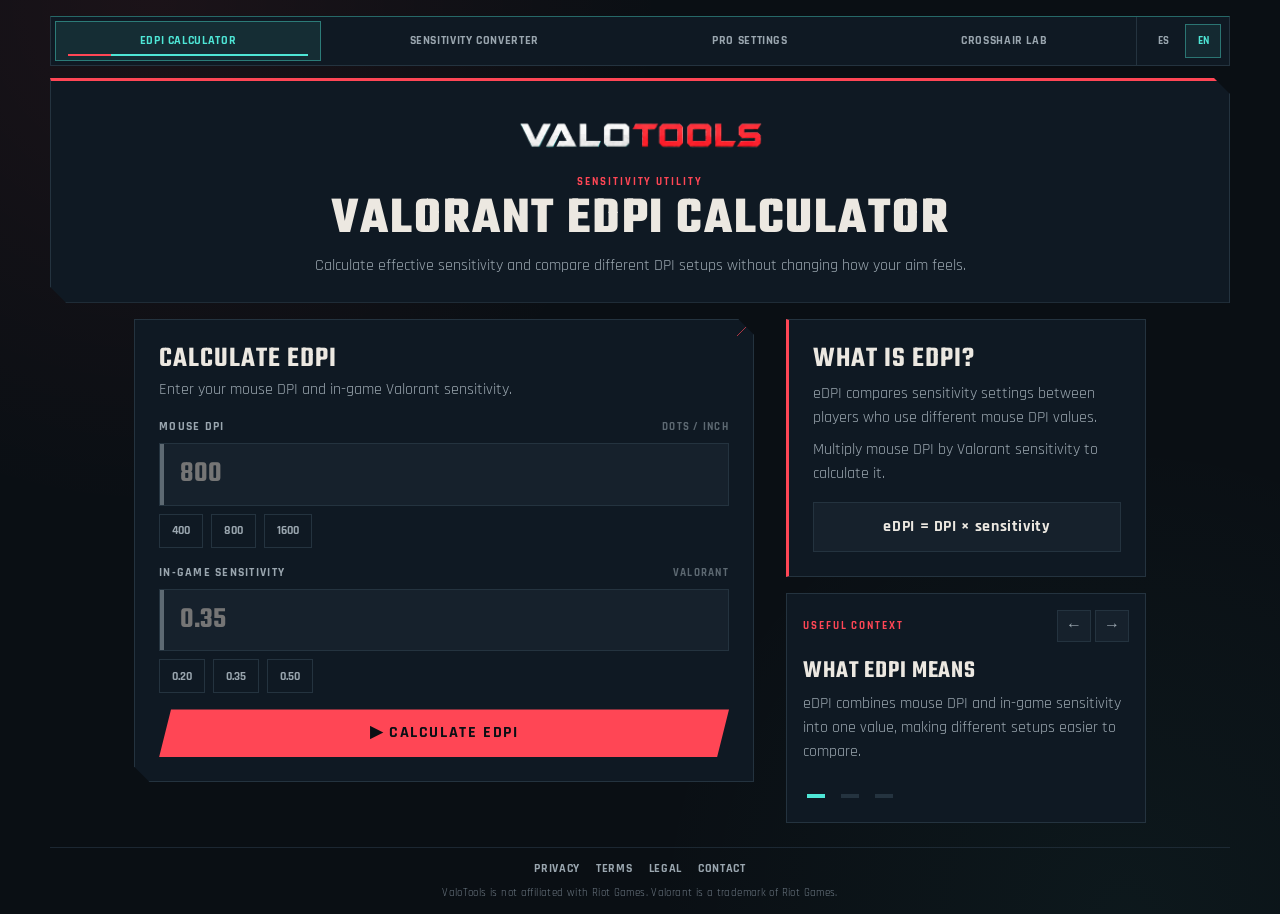
<file: index.html>
<!DOCTYPE html>
<html lang="en">
<head>
  <meta charset="UTF-8">
  <meta name="viewport" content="width=device-width, initial-scale=1.0">
  <title>Valorant eDPI Calculator | ValoTools</title>
  <meta name="description" content="Calculate your Valorant eDPI, compare sensitivity ranges, and find equivalent sensitivities for different DPI settings.">
  <link rel="canonical" href="https://ericopereiracc3-ctrl.github.io/ValoTools/">
  <meta name="google-site-verification" content="PJF6_xruJ6-PnC07tfmW-udyZAiptUifiNZCiwGfAvY">

  <meta property="og:site_name" content="ValoTools">
  <meta property="og:title" content="Valorant eDPI Calculator | ValoTools">
  <meta property="og:description" content="Calculate your Valorant eDPI, compare sensitivity ranges, and find equivalent sensitivities for different DPI settings.">
  <meta property="og:type" content="website">
  <meta property="og:url" content="https://ericopereiracc3-ctrl.github.io/ValoTools/">
  <meta property="og:image" content="https://ericopereiracc3-ctrl.github.io/ValoTools/assets/logo/valotools-full.png">

  <meta name="twitter:card" content="summary_large_image">
  <meta name="twitter:title" content="Valorant eDPI Calculator | ValoTools">
  <meta name="twitter:description" content="Calculate your Valorant eDPI, compare sensitivity ranges, and find equivalent sensitivities for different DPI settings.">
  <meta name="twitter:image" content="https://ericopereiracc3-ctrl.github.io/ValoTools/assets/logo/valotools-full.png">
  <meta name="theme-color" content="#0a0f14">

  <link rel="icon" type="image/png" href="assets/icons/favicon.png">
  <link rel="preconnect" href="https://fonts.googleapis.com">
  <link rel="preconnect" href="https://fonts.gstatic.com" crossorigin>
  <link href="https://fonts.googleapis.com/css2?family=Teko:wght@400;500;600;700&amp;family=Rajdhani:wght@400;500;600;700&amp;display=swap" rel="stylesheet">
  <link rel="stylesheet" href="css/style.css">
  <link rel="stylesheet" href="css/index.css">

  <script type="application/ld+json">
  {
    "@context": "https://schema.org",
    "@type": "WebApplication",
    "name": "ValoTools",
    "url": "https://ericopereiracc3-ctrl.github.io/ValoTools/",
    "applicationCategory": "GameApplication",
    "operatingSystem": "Web",
    "description": "Valorant eDPI calculator and sensitivity converter."
  }
  </script>
</head>
<body>
  <header class="site-header">
    <div class="site-header-inner">
      <nav class="tool-nav" data-nav-scroller aria-label="ValoTools tools">
        <a href="index.html" class="tool-nav-link active" id="navEdpi" aria-current="page">eDPI Calculator</a>
        <a href="converter.html" class="tool-nav-link" id="navConverter">Sensitivity Converter</a>
        <a href="pro-settings.html" class="tool-nav-link" id="navProSettings">Pro Settings</a>
        <a href="crosshairs.html" class="tool-nav-link" id="navCrosshairs">Crosshair Lab</a>
      </nav>
      <div class="language-switcher" aria-label="Language selector">
        <button type="button" class="lang-btn" data-lang="es" aria-label="Español">ES</button>
        <button type="button" class="lang-btn" data-lang="en" aria-label="English">EN</button>
      </div>
    </div>
  </header>

  <main class="site-shell">
    <section class="page-hero">
      <img class="page-wordmark" src="assets/logo/valotools-wordmark.png" alt="ValoTools">
      <p class="page-eyebrow" id="eyebrowText">Sensitivity utility</p>
      <h1 id="pageTitle">Valorant eDPI Calculator</h1>
      <p class="page-description" id="pageDescription">Calculate effective sensitivity and compare different DPI setups without changing how your aim feels.</p>
    </section>

    <div class="tool-context-layout">
      <section class="tool-card edpi-card" aria-labelledby="calculatorTitle">
        <header class="tool-card-header">
          <h2 id="calculatorTitle">Calculate eDPI</h2>
          <p id="calculatorDescription">Enter your mouse DPI and in-game Valorant sensitivity.</p>
        </header>

        <div class="field">
          <div class="field-label">
            <label for="dpi" id="dpiLabel">Mouse DPI</label>
            <span class="unit">dots / inch</span>
          </div>
          <div class="input-wrap">
            <input type="number" id="dpi" placeholder="800" min="1" step="1" inputmode="numeric">
          </div>
          <div class="quick-row" aria-label="Common DPI values">
            <button type="button" class="quick-btn" data-target="dpi" data-val="400">400</button>
            <button type="button" class="quick-btn" data-target="dpi" data-val="800">800</button>
            <button type="button" class="quick-btn" data-target="dpi" data-val="1600">1600</button>
          </div>
        </div>

        <div class="field">
          <div class="field-label">
            <label for="sens" id="sensitivityLabel">In-game sensitivity</label>
            <span class="unit">Valorant</span>
          </div>
          <div class="input-wrap">
            <input type="number" id="sens" placeholder="0.35" min="0.01" step="0.01" inputmode="decimal">
          </div>
          <div class="quick-row" aria-label="Common sensitivity values">
            <button type="button" class="quick-btn" data-target="sens" data-val="0.20">0.20</button>
            <button type="button" class="quick-btn" data-target="sens" data-val="0.35">0.35</button>
            <button type="button" class="quick-btn" data-target="sens" data-val="0.50">0.50</button>
          </div>
        </div>

        <button type="button" class="primary-btn calc-btn" id="calcBtn">
          <span aria-hidden="true">▶</span>
          <span id="calculateText">Calculate eDPI</span>
        </button>

        <div class="result" id="result" aria-live="polite">
          <p class="result-label" id="resultLabel">Your eDPI is</p>
          <p class="result-value" id="resultValue">0</p>
          <div id="badgeWrap"></div>

          <div class="edpi-meter" aria-labelledby="meterTitle">
            <p class="meter-title" id="meterTitle">Sensitivity ranges</p>
            <div class="scale-track">
              <button type="button" class="scale-segment scale-low" data-tier="low" aria-describedby="meterExplanation">
                <span id="scaleLow">Low / control</span>
                <strong id="scaleLowRange">Below 220</strong>
              </button>
              <button type="button" class="scale-segment scale-medium" data-tier="mid" aria-describedby="meterExplanation">
                <span id="scaleMedium">Medium / balance</span>
                <strong id="scaleMediumRange">220–400</strong>
              </button>
              <button type="button" class="scale-segment scale-high" data-tier="high" aria-describedby="meterExplanation">
                <span id="scaleHigh">High / reaction</span>
                <strong id="scaleHighRange">Above 400</strong>
              </button>
              <div class="scale-marker" id="scaleMarker" aria-hidden="true">
                <span id="scaleMarkerValue">0 eDPI</span>
              </div>
            </div>
            <p class="meter-explanation" id="meterExplanation">Focus or tap a range to learn more.</p>
          </div>

          <p class="result-note" id="resultNote"></p>
          <button type="button" class="secondary-btn copy-btn" id="copyBtn">
            <span id="copyText">Copy result</span>
          </button>

          <div class="dpi-converter">
            <label for="targetDpi" id="targetDpiLabel">Convert to DPI</label>
            <div class="converter-row">
              <input type="number" id="targetDpi" value="1600" min="1" step="1" inputmode="numeric">
              <div class="converted-sens">
                <span id="convertedLabel">Equivalent sensitivity</span>
                <strong id="convertedValue">—</strong>
              </div>
              <div class="target-quick-buttons">
                <button type="button" data-target-dpi="400">400</button>
                <button type="button" data-target-dpi="800">800</button>
                <button type="button" data-target-dpi="1600">1600</button>
              </div>
            </div>
          </div>
          <p class="footer-line" id="formulaLine">eDPI = DPI × sensitivity</p>
        </div>
      </section>

      <aside class="context-column">
        <section class="info-card" aria-labelledby="infoTitle">
          <h2 id="infoTitle">What is eDPI?</h2>
          <p id="infoText1">eDPI compares sensitivity settings between players who use different mouse DPI values.</p>
          <p id="infoText2">Multiply mouse DPI by Valorant sensitivity to calculate it.</p>
          <div class="formula-card" id="formulaText">eDPI = DPI × sensitivity</div>
        </section>

        <section class="insight-carousel" data-insights="edpi" aria-label="eDPI insights">
          <div class="insight-header">
            <span class="insight-label">Useful context</span>
            <div class="insight-controls">
              <button type="button" class="insight-arrow" data-insight-prev aria-label="Previous insight">←</button>
              <button type="button" class="insight-arrow" data-insight-next aria-label="Next insight">→</button>
            </div>
          </div>
          <div class="insight-stage" tabindex="0">
            <h2 class="insight-title">Understanding eDPI</h2>
            <p class="insight-body">Useful context will appear here.</p>
          </div>
          <div class="insight-dots" aria-label="Choose insight"></div>
        </section>
      </aside>
    </div>
  </main>

  <footer class="site-footer">
    <nav class="footer-links" aria-label="Legal information">
      <a href="privacy.html" id="footerPrivacy">Privacy</a>
      <a href="terms.html" id="footerTerms">Terms</a>
      <a href="legal.html" id="footerLegal">Legal</a>
      <a href="contact.html" id="footerContact">Contact</a>
    </nav>
    <p id="disclaimerText">ValoTools is not affiliated with Riot Games. Valorant is a trademark of Riot Games.</p>
  </footer>

  <script src="js/shared-ui.js"></script>
  <script src="js/app.js"></script>
</body>
</html>
</file>
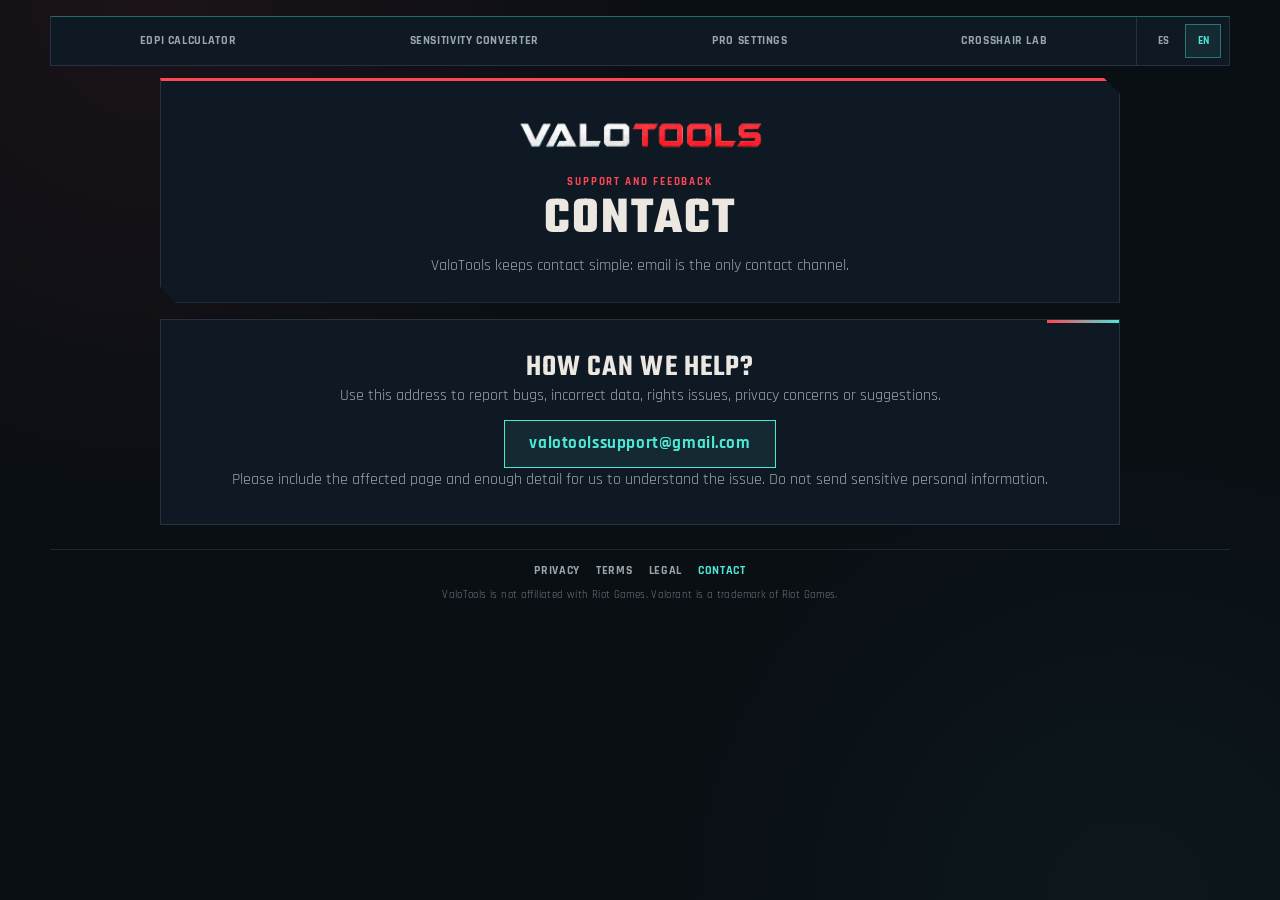
<file: contact.html>
<!DOCTYPE html>
<html lang="en">
<head>
  <meta charset="UTF-8">
  <meta name="viewport" content="width=device-width, initial-scale=1.0">
  <title>Contact | ValoTools</title>
  <meta name="description" content="Contact ValoTools by email to report bugs, incorrect data, rights or privacy issues, and suggestions.">
  <link rel="canonical" href="https://ericopereiracc3-ctrl.github.io/ValoTools/contact.html">

  <meta property="og:site_name" content="ValoTools">
  <meta property="og:title" content="Contact | ValoTools">
  <meta property="og:description" content="Contact ValoTools by email to report bugs, incorrect data, rights or privacy issues, and suggestions.">
  <meta property="og:type" content="website">
  <meta property="og:url" content="https://ericopereiracc3-ctrl.github.io/ValoTools/contact.html">
  <meta property="og:image" content="https://ericopereiracc3-ctrl.github.io/ValoTools/assets/logo/valotools-full.png">

  <meta name="twitter:card" content="summary_large_image">
  <meta name="twitter:title" content="Contact | ValoTools">
  <meta name="twitter:description" content="Contact ValoTools by email to report bugs, incorrect data, rights or privacy issues, and suggestions.">
  <meta name="twitter:image" content="https://ericopereiracc3-ctrl.github.io/ValoTools/assets/logo/valotools-full.png">
  <meta name="theme-color" content="#0a0f14">

  <link rel="icon" type="image/png" href="assets/icons/favicon.png">
  <link rel="preconnect" href="https://fonts.googleapis.com">
  <link rel="preconnect" href="https://fonts.gstatic.com" crossorigin>
  <link href="https://fonts.googleapis.com/css2?family=Teko:wght@400;500;600;700&amp;family=Rajdhani:wght@400;500;600;700&amp;display=swap" rel="stylesheet">
  <link rel="stylesheet" href="css/style.css">
  <link rel="stylesheet" href="css/legal.css">
</head>
<body data-legal-page="contact">
  <header class="site-header">
    <div class="site-header-inner">
      <nav class="tool-nav" data-nav-scroller aria-label="ValoTools tools">
        <a href="index.html" class="tool-nav-link" id="navEdpi">eDPI Calculator</a>
        <a href="converter.html" class="tool-nav-link" id="navConverter">Sensitivity Converter</a>
        <a href="pro-settings.html" class="tool-nav-link" id="navProSettings">Pro Settings</a>
        <a href="crosshairs.html" class="tool-nav-link" id="navCrosshairs">Crosshair Lab</a>
      </nav>
      <div class="language-switcher" aria-label="Language selector">
        <button type="button" class="lang-btn" data-lang="es" aria-label="Español">ES</button>
        <button type="button" class="lang-btn" data-lang="en" aria-label="English">EN</button>
      </div>
    </div>
  </header>

  <main class="site-shell legal-page-shell">
    <section class="page-hero">
      <img class="page-wordmark" src="assets/logo/valotools-wordmark.png" alt="ValoTools">
      <p class="page-eyebrow" data-i18n="eyebrow">Support and feedback</p>
      <h1 data-i18n="title">Contact</h1>
      <p class="page-description" data-i18n="intro">ValoTools keeps contact simple: email is the only contact channel.</p>
    </section>

    <div class="legal-content">
      <section class="legal-card contact-card">
        <h2 data-i18n="contactTitle">How can we help?</h2>
        <p data-i18n="contactText">Use this address to report bugs, incorrect data, rights issues, privacy concerns or suggestions.</p>
        <a class="contact-link" href="mailto:valotoolssupport@gmail.com" data-i18n-aria="emailLabel">valotoolssupport@gmail.com</a>
        <p data-i18n="responseText">Please include the affected page and enough detail for us to understand the issue. Do not send sensitive personal information.</p>
      </section>
    </div>
  </main>

  <footer class="site-footer">
    <nav class="footer-links" aria-label="Legal information">
      <a href="privacy.html" id="footerPrivacy">Privacy</a>
      <a href="terms.html" id="footerTerms">Terms</a>
      <a href="legal.html" id="footerLegal">Legal</a>
      <a href="contact.html" id="footerContact" aria-current="page">Contact</a>
    </nav>
    <p id="disclaimerText">ValoTools is not affiliated with Riot Games. Valorant is a trademark of Riot Games.</p>
  </footer>

  <script src="js/shared-ui.js"></script>
  <script src="js/legal-pages.js"></script>
</body>
</html>
</file>
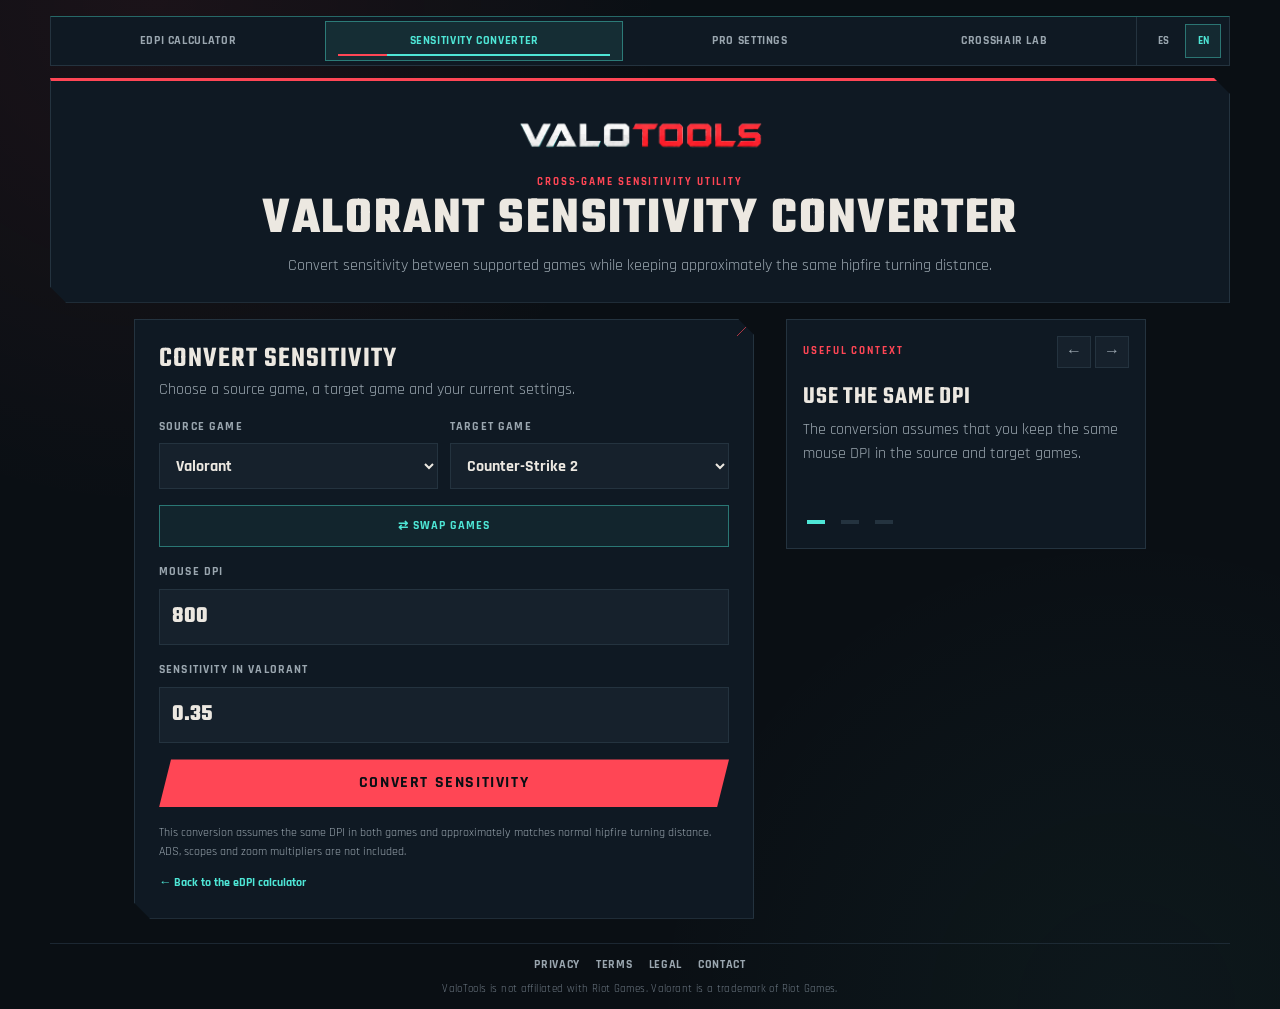
<file: converter.html>
<!DOCTYPE html>
<html lang="en">
<head>
  <meta charset="UTF-8">
  <meta name="viewport" content="width=device-width, initial-scale=1.0">
  <title>Valorant Sensitivity Converter | ValoTools</title>
  <meta name="description" content="Convert mouse sensitivity between Valorant, Counter-Strike 2, Apex Legends, Overwatch 2 and Warzone using matching cm/360°.">
  <link rel="canonical" href="https://ericopereiracc3-ctrl.github.io/ValoTools/converter.html">

  <meta property="og:site_name" content="ValoTools">
  <meta property="og:title" content="Valorant Sensitivity Converter | ValoTools">
  <meta property="og:description" content="Convert mouse sensitivity between Valorant, Counter-Strike 2, Apex Legends, Overwatch 2 and Warzone using matching cm/360°.">
  <meta property="og:type" content="website">
  <meta property="og:url" content="https://ericopereiracc3-ctrl.github.io/ValoTools/converter.html">
  <meta property="og:image" content="https://ericopereiracc3-ctrl.github.io/ValoTools/assets/logo/valotools-full.png">

  <meta name="twitter:card" content="summary_large_image">
  <meta name="twitter:title" content="Valorant Sensitivity Converter | ValoTools">
  <meta name="twitter:description" content="Convert mouse sensitivity between Valorant, Counter-Strike 2, Apex Legends, Overwatch 2 and Warzone using matching cm/360°.">
  <meta name="twitter:image" content="https://ericopereiracc3-ctrl.github.io/ValoTools/assets/logo/valotools-full.png">
  <meta name="theme-color" content="#0a0f14">

  <link rel="icon" type="image/png" href="assets/icons/favicon.png">
  <link rel="preconnect" href="https://fonts.googleapis.com">
  <link rel="preconnect" href="https://fonts.gstatic.com" crossorigin>
  <link href="https://fonts.googleapis.com/css2?family=Teko:wght@400;500;600;700&amp;family=Rajdhani:wght@400;500;600;700&amp;display=swap" rel="stylesheet">
  <link rel="stylesheet" href="css/style.css">
  <link rel="stylesheet" href="css/converter.css">
</head>
<body>
  <header class="site-header">
    <div class="site-header-inner">
      <nav class="tool-nav" data-nav-scroller aria-label="ValoTools tools">
        <a href="index.html" class="tool-nav-link" id="navEdpi">eDPI Calculator</a>
        <a href="converter.html" class="tool-nav-link active" id="navConverter" aria-current="page">Sensitivity Converter</a>
        <a href="pro-settings.html" class="tool-nav-link" id="navProSettings">Pro Settings</a>
        <a href="crosshairs.html" class="tool-nav-link" id="navCrosshairs">Crosshair Lab</a>
      </nav>
      <div class="language-switcher" aria-label="Language selector">
        <button type="button" class="lang-btn" data-lang="es" aria-label="Español">ES</button>
        <button type="button" class="lang-btn" data-lang="en" aria-label="English">EN</button>
      </div>
    </div>
  </header>

  <main class="site-shell">
    <section class="page-hero">
      <img class="page-wordmark" src="assets/logo/valotools-wordmark.png" alt="ValoTools">
      <p class="page-eyebrow" id="eyebrowText">Cross-game sensitivity utility</p>
      <h1 id="converterTitle">Valorant Sensitivity Converter</h1>
      <p class="page-description" id="converterDescription">Convert sensitivity between supported games while keeping approximately the same hipfire turning distance.</p>
    </section>

    <div class="tool-context-layout">
      <section class="tool-card sens-converter-card" aria-labelledby="converterToolTitle">
        <header class="tool-card-header">
          <h2 id="converterToolTitle">Convert sensitivity</h2>
          <p id="converterToolDescription">Choose a source game, a target game and your current settings.</p>
        </header>

        <div class="sens-converter-form">
          <div class="sens-converter-grid">
            <div class="sens-field">
              <label for="sourceGame" id="sourceGameLabel">Source game</label>
              <select id="sourceGame">
                <option value="valorant">Valorant</option>
                <option value="cs2">Counter-Strike 2</option>
                <option value="apex">Apex Legends</option>
                <option value="overwatch2">Overwatch 2</option>
                <option value="warzone">Call of Duty: Warzone</option>
              </select>
            </div>

            <div class="sens-field">
              <label for="targetGame" id="targetGameLabel">Target game</label>
              <select id="targetGame">
                <option value="cs2">Counter-Strike 2</option>
                <option value="valorant">Valorant</option>
                <option value="apex">Apex Legends</option>
                <option value="overwatch2">Overwatch 2</option>
                <option value="warzone">Call of Duty: Warzone</option>
              </select>
            </div>
          </div>

          <button type="button" class="swap-games-btn" id="swapGamesBtn">
            <span id="swapGamesText">⇄ Swap games</span>
          </button>

          <div class="sens-field">
            <label for="mouseDpi" id="mouseDpiLabel">Mouse DPI</label>
            <input type="number" id="mouseDpi" value="800" min="1" step="1" inputmode="numeric">
          </div>

          <div class="sens-field">
            <label for="sourceSensitivity" id="sourceSensitivityLabel">Sensitivity in Valorant</label>
            <input type="number" id="sourceSensitivity" value="0.35" min="0.0001" step="0.001" inputmode="decimal">
          </div>

          <p class="sens-error" id="sensError" aria-live="polite">Review the entered values.</p>

          <button type="button" class="primary-btn convert-sens-btn" id="convertSensBtn">
            <span id="convertSensText">Convert sensitivity</span>
          </button>
        </div>

        <div class="sens-result" id="sensResult" aria-live="polite">
          <span class="sens-result-label" id="resultLabel">Equivalent sensitivity</span>
          <span class="sens-result-game" id="resultGame">Counter-Strike 2</span>
          <strong class="sens-result-value" id="resultSensitivity">—</strong>

          <div class="sens-result-details">
            <div class="sens-detail">
              <span id="sourceEdpiLabel">Source eDPI</span>
              <strong id="sourceEdpi">—</strong>
            </div>
            <div class="sens-detail">
              <span id="cm360Label">cm per 360°</span>
              <strong id="sourceCm360">—</strong>
            </div>
            <div class="sens-detail">
              <span id="resultDpiLabel">DPI used</span>
              <strong id="resultDpi">—</strong>
            </div>
          </div>
        </div>

        <p class="sens-converter-note" id="converterNote">This conversion assumes the same DPI in both games and matches normal hipfire turning distance. ADS, scopes and zoom multipliers are not included.</p>
        <a class="sens-converter-back" href="index.html" id="backLink">← Back to the eDPI calculator</a>
      </section>

      <aside class="context-column">
        <section class="insight-carousel" data-insights="converter" aria-label="Sensitivity converter insights">
          <div class="insight-header">
            <span class="insight-label">Useful context</span>
            <div class="insight-controls">
              <button type="button" class="insight-arrow" data-insight-prev aria-label="Previous insight">←</button>
              <button type="button" class="insight-arrow" data-insight-next aria-label="Next insight">→</button>
            </div>
          </div>
          <div class="insight-stage" tabindex="0">
            <h2 class="insight-title">Conversion context</h2>
            <p class="insight-body">Useful context will appear here.</p>
          </div>
          <div class="insight-dots" aria-label="Choose insight"></div>
        </section>
      </aside>
    </div>
  </main>

  <footer class="site-footer">
    <nav class="footer-links" aria-label="Legal information">
      <a href="privacy.html" id="footerPrivacy">Privacy</a>
      <a href="terms.html" id="footerTerms">Terms</a>
      <a href="legal.html" id="footerLegal">Legal</a>
      <a href="contact.html" id="footerContact">Contact</a>
    </nav>
    <p id="disclaimerText">ValoTools is not affiliated with Riot Games. Valorant is a trademark of Riot Games.</p>
  </footer>

  <script src="js/shared-ui.js"></script>
  <script src="js/converter.js"></script>
</body>
</html>
</file>
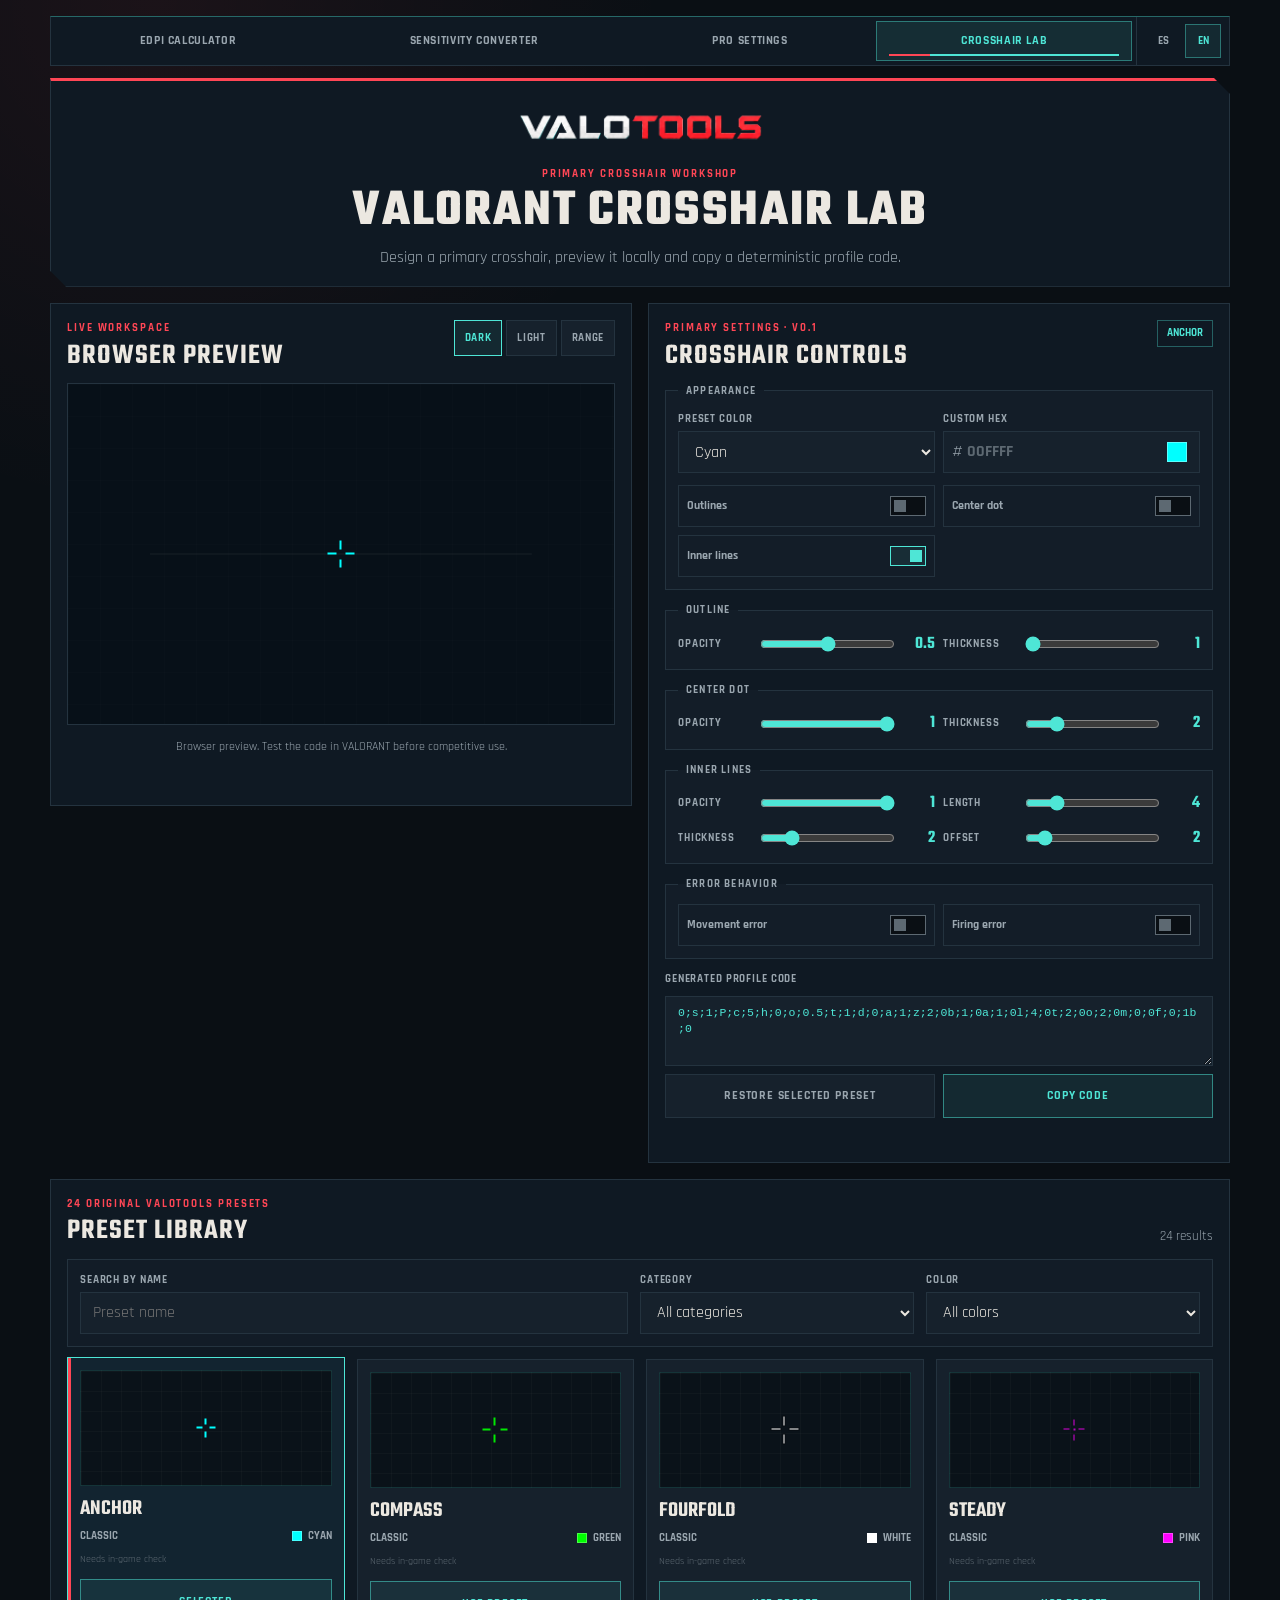
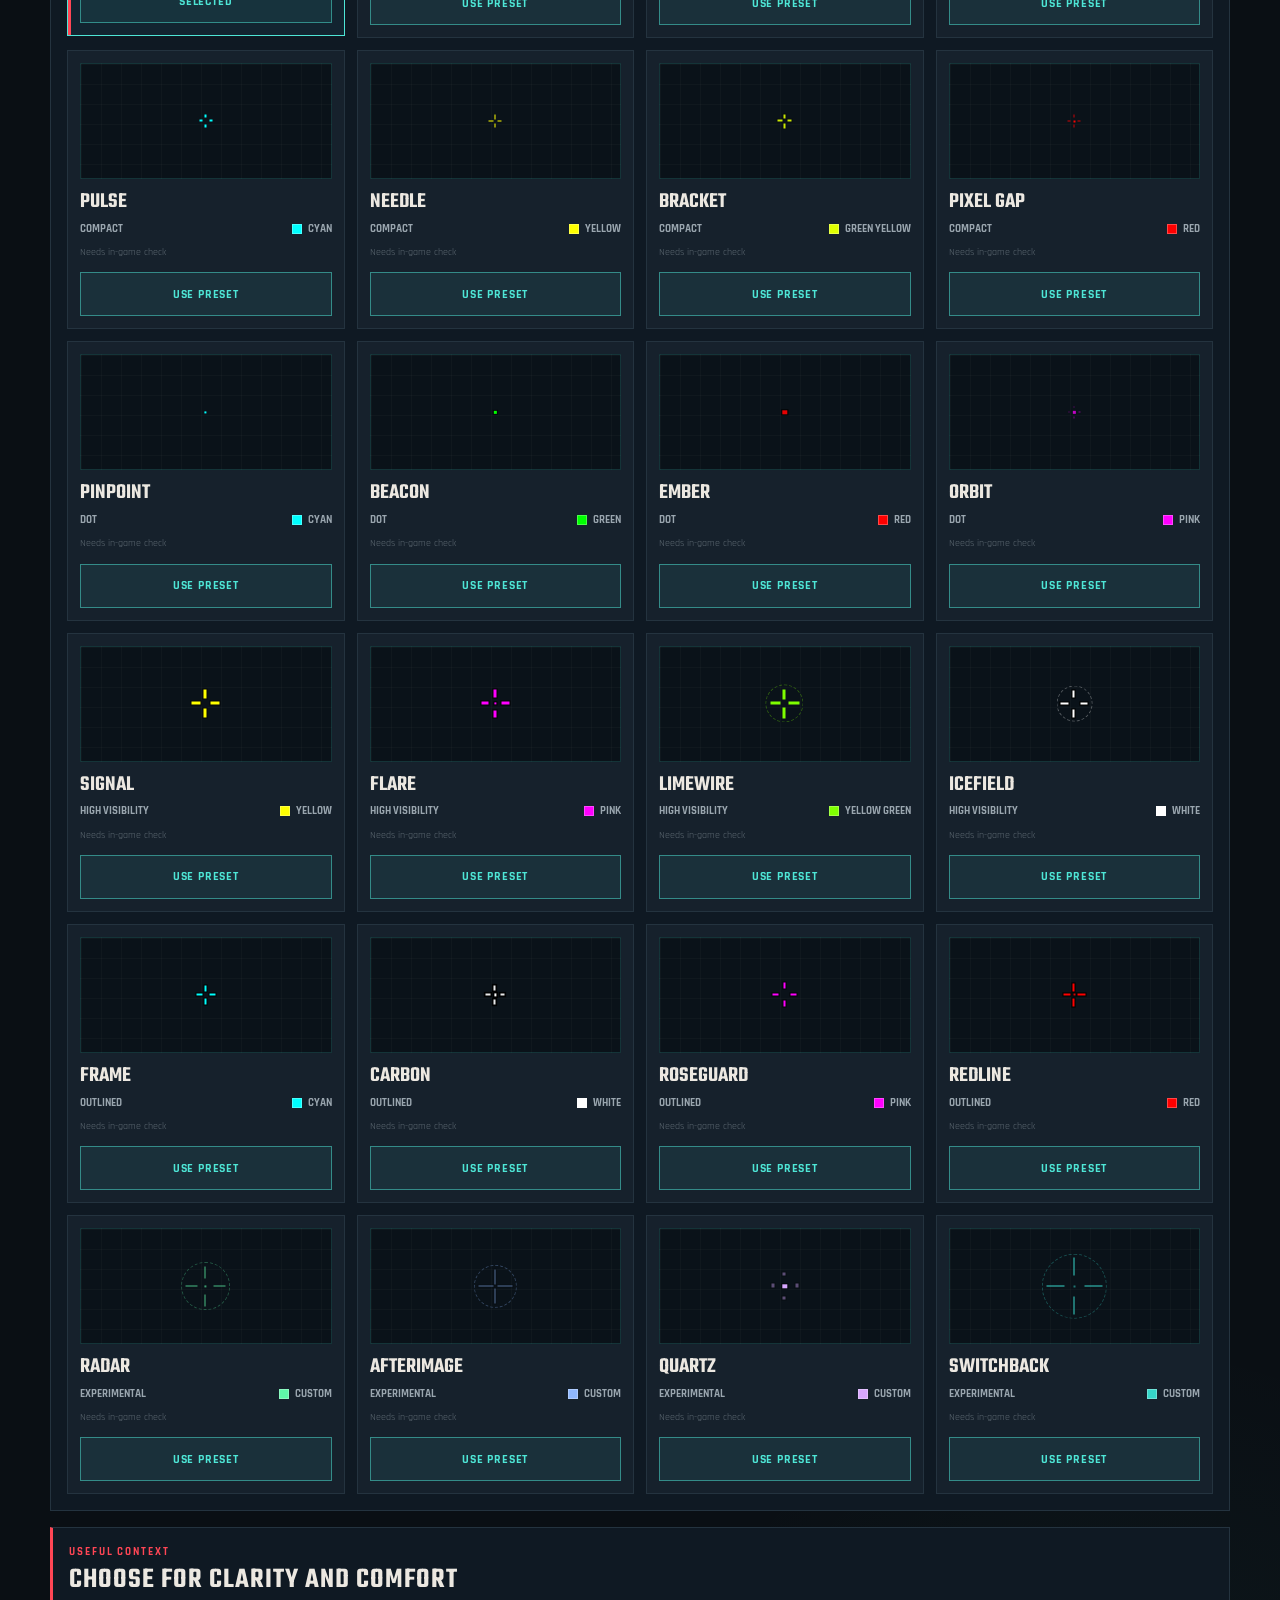
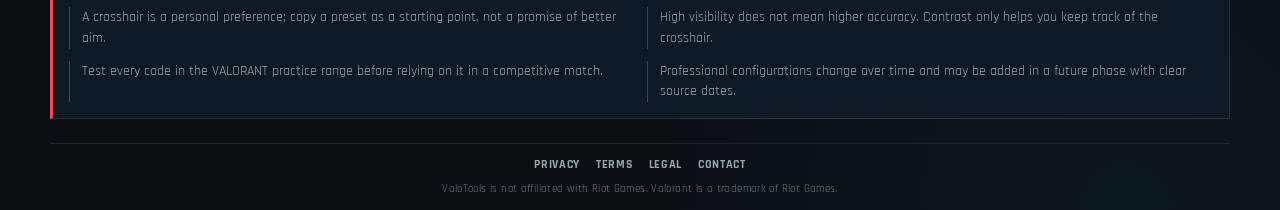
<file: crosshairs.html>
<!DOCTYPE html>
<html lang="en">
<head>
  <meta charset="UTF-8">
  <meta name="viewport" content="width=device-width, initial-scale=1.0">
  <title>Valorant Crosshair Generator &amp; Presets | ValoTools</title>
  <meta name="description" content="Design a Valorant primary crosshair, preview it in your browser and copy a deterministic profile code from 24 original ValoTools presets.">
  <link rel="canonical" href="https://ericopereiracc3-ctrl.github.io/ValoTools/crosshairs.html">
  <meta name="google-site-verification" content="PJF6_xruJ6-PnC07tfmW-udyZAiptUifiNZCiwGfAvY">

  <meta property="og:site_name" content="ValoTools">
  <meta property="og:title" content="Valorant Crosshair Generator &amp; Presets | ValoTools">
  <meta property="og:description" content="Design, preview and copy a Valorant primary crosshair code with 24 original ValoTools presets.">
  <meta property="og:type" content="website">
  <meta property="og:url" content="https://ericopereiracc3-ctrl.github.io/ValoTools/crosshairs.html">
  <meta property="og:image" content="https://ericopereiracc3-ctrl.github.io/ValoTools/assets/logo/valotools-full.png">

  <meta name="twitter:card" content="summary_large_image">
  <meta name="twitter:title" content="Valorant Crosshair Generator &amp; Presets | ValoTools">
  <meta name="twitter:description" content="Design, preview and copy a Valorant primary crosshair code with 24 original ValoTools presets.">
  <meta name="twitter:image" content="https://ericopereiracc3-ctrl.github.io/ValoTools/assets/logo/valotools-full.png">
  <meta name="theme-color" content="#0a0f14">

  <link rel="icon" type="image/png" href="assets/icons/favicon.png">
  <link rel="preconnect" href="https://fonts.googleapis.com">
  <link rel="preconnect" href="https://fonts.gstatic.com" crossorigin>
  <link href="https://fonts.googleapis.com/css2?family=Teko:wght@400;500;600;700&amp;family=Rajdhani:wght@400;500;600;700&amp;display=swap" rel="stylesheet">
  <link rel="stylesheet" href="css/style.css">
  <link rel="stylesheet" href="css/crosshairs.css">

  <script type="application/ld+json">
  {
    "@context": "https://schema.org",
    "@type": "WebApplication",
    "name": "ValoTools Crosshair Lab",
    "url": "https://ericopereiracc3-ctrl.github.io/ValoTools/crosshairs.html",
    "applicationCategory": "GameApplication",
    "operatingSystem": "Web",
    "isAccessibleForFree": true,
    "description": "A browser-based editor for designing and previewing Valorant primary crosshair profile codes.",
    "isPartOf": {
      "@type": "WebSite",
      "name": "ValoTools",
      "url": "https://ericopereiracc3-ctrl.github.io/ValoTools/"
    }
  }
  </script>
</head>
<body>
  <header class="site-header">
    <div class="site-header-inner">
      <nav class="tool-nav" data-nav-scroller aria-label="ValoTools tools">
        <a href="index.html" class="tool-nav-link" id="navEdpi">eDPI Calculator</a>
        <a href="converter.html" class="tool-nav-link" id="navConverter">Sensitivity Converter</a>
        <a href="pro-settings.html" class="tool-nav-link" id="navProSettings">Pro Settings</a>
        <a href="crosshairs.html" class="tool-nav-link active" id="navCrosshairs" aria-current="page">Crosshair Lab</a>
      </nav>
      <div class="language-switcher" aria-label="Language selector">
        <button type="button" class="lang-btn" data-lang="es" aria-label="Español">ES</button>
        <button type="button" class="lang-btn" data-lang="en" aria-label="English">EN</button>
      </div>
    </div>
  </header>

  <main class="site-shell crosshair-page">
    <section class="page-hero crosshair-hero">
      <img class="page-wordmark" src="assets/logo/valotools-wordmark.png" alt="ValoTools">
      <p class="page-eyebrow" id="eyebrowText">Primary crosshair workshop</p>
      <h1 id="pageTitle">Valorant Crosshair Lab</h1>
      <p class="page-description" id="pageDescription">Design a primary crosshair, preview it locally and copy a deterministic profile code.</p>
    </section>

    <section class="crosshair-workspace" aria-labelledby="editorTitle">
      <div class="preview-panel">
        <div class="panel-heading preview-heading">
          <div>
            <p class="section-eyebrow" id="previewEyebrow">Live workspace</p>
            <h2 id="previewTitle">Browser preview</h2>
          </div>
          <div class="background-switcher" aria-label="Preview background">
            <button type="button" class="background-btn active" data-background="dark" aria-pressed="true" id="backgroundDark">Dark</button>
            <button type="button" class="background-btn" data-background="light" aria-pressed="false" id="backgroundLight">Light</button>
            <button type="button" class="background-btn" data-background="range" aria-pressed="false" id="backgroundRange">Range</button>
          </div>
        </div>

        <div class="crosshair-preview preview-dark" id="crosshairPreview" role="img" aria-label="Crosshair browser preview">
          <div class="range-scene" aria-hidden="true">
            <span class="range-wall"></span>
            <span class="range-target range-target-left"></span>
            <span class="range-target range-target-right"></span>
          </div>
          <div class="crosshair-shape" id="crosshairShape" aria-hidden="true">
            <span class="crosshair-line line-top"></span>
            <span class="crosshair-line line-right"></span>
            <span class="crosshair-line line-bottom"></span>
            <span class="crosshair-line line-left"></span>
            <span class="crosshair-dot"></span>
          </div>
        </div>

        <p class="preview-caveat" id="previewCaveat">Browser preview. Test the code in VALORANT before competitive use.</p>
        <div class="preview-flags" id="previewFlags" aria-live="polite"></div>
      </div>

      <form class="editor-panel" id="crosshairForm">
        <div class="panel-heading">
          <div>
            <p class="section-eyebrow" id="editorEyebrow">Primary settings · V0.1</p>
            <h2 id="editorTitle" tabindex="-1">Crosshair controls</h2>
          </div>
          <p class="selected-preset" id="selectedPresetLabel">Anchor</p>
        </div>

        <fieldset class="control-group">
          <legend id="appearanceLegend">Appearance</legend>
          <div class="control-grid color-controls">
            <div class="select-control">
              <label for="crosshairColor" id="colorLabel">Preset color</label>
              <select id="crosshairColor" name="color">
                <option value="white">White</option>
                <option value="green">Green</option>
                <option value="yellowgreen">Yellow green</option>
                <option value="greenyellow">Green yellow</option>
                <option value="yellow">Yellow</option>
                <option value="cyan">Cyan</option>
                <option value="pink">Pink</option>
                <option value="red">Red</option>
                <option value="custom">Custom</option>
              </select>
            </div>
            <div class="hex-control">
              <label for="customColor" id="customColorLabel">Custom hex</label>
              <div class="hex-input-wrap">
                <span aria-hidden="true">#</span>
                <input id="customColor" name="customColor" type="text" value="00FFFF" maxlength="6" pattern="[0-9A-Fa-f]{6}" autocomplete="off" spellcheck="false" inputmode="text">
                <span class="color-swatch" id="colorSwatch" aria-hidden="true"></span>
              </div>
            </div>
          </div>

          <div class="toggle-grid">
            <label class="toggle-control" for="outlineEnabled">
              <span id="outlineEnabledLabel">Outlines</span>
              <input type="checkbox" id="outlineEnabled" name="outlineEnabled">
              <span class="toggle-track" aria-hidden="true"></span>
            </label>
            <label class="toggle-control" for="centerDotEnabled">
              <span id="centerDotEnabledLabel">Center dot</span>
              <input type="checkbox" id="centerDotEnabled" name="centerDotEnabled">
              <span class="toggle-track" aria-hidden="true"></span>
            </label>
            <label class="toggle-control" for="innerLinesEnabled">
              <span id="innerLinesEnabledLabel">Inner lines</span>
              <input type="checkbox" id="innerLinesEnabled" name="innerLinesEnabled" checked>
              <span class="toggle-track" aria-hidden="true"></span>
            </label>
          </div>
        </fieldset>

        <fieldset class="control-group compact-ranges">
          <legend id="outlineLegend">Outline</legend>
          <div class="range-control">
            <label for="outlineOpacity" id="outlineOpacityLabel">Opacity</label>
            <input type="range" id="outlineOpacity" name="outlineOpacity" min="0" max="1" step="0.05" value="0.5">
            <output for="outlineOpacity" id="outlineOpacityValue">0.5</output>
          </div>
          <div class="range-control">
            <label for="outlineThickness" id="outlineThicknessLabel">Thickness</label>
            <input type="range" id="outlineThickness" name="outlineThickness" min="1" max="6" step="1" value="1">
            <output for="outlineThickness" id="outlineThicknessValue">1</output>
          </div>
        </fieldset>

        <fieldset class="control-group compact-ranges">
          <legend id="dotLegend">Center dot</legend>
          <div class="range-control">
            <label for="centerDotOpacity" id="centerDotOpacityLabel">Opacity</label>
            <input type="range" id="centerDotOpacity" name="centerDotOpacity" min="0" max="1" step="0.05" value="1">
            <output for="centerDotOpacity" id="centerDotOpacityValue">1</output>
          </div>
          <div class="range-control">
            <label for="centerDotThickness" id="centerDotThicknessLabel">Thickness</label>
            <input type="range" id="centerDotThickness" name="centerDotThickness" min="1" max="6" step="1" value="2">
            <output for="centerDotThickness" id="centerDotThicknessValue">2</output>
          </div>
        </fieldset>

        <fieldset class="control-group compact-ranges inner-controls">
          <legend id="innerLegend">Inner lines</legend>
          <div class="range-control">
            <label for="innerOpacity" id="innerOpacityLabel">Opacity</label>
            <input type="range" id="innerOpacity" name="innerOpacity" min="0" max="1" step="0.05" value="1">
            <output for="innerOpacity" id="innerOpacityValue">1</output>
          </div>
          <div class="range-control">
            <label for="innerLength" id="innerLengthLabel">Length</label>
            <input type="range" id="innerLength" name="innerLength" min="0" max="20" step="1" value="4">
            <output for="innerLength" id="innerLengthValue">4</output>
          </div>
          <div class="range-control">
            <label for="innerThickness" id="innerThicknessLabel">Thickness</label>
            <input type="range" id="innerThickness" name="innerThickness" min="0" max="10" step="1" value="2">
            <output for="innerThickness" id="innerThicknessValue">2</output>
          </div>
          <div class="range-control">
            <label for="innerOffset" id="innerOffsetLabel">Offset</label>
            <input type="range" id="innerOffset" name="innerOffset" min="0" max="20" step="1" value="2">
            <output for="innerOffset" id="innerOffsetValue">2</output>
          </div>
        </fieldset>

        <fieldset class="control-group">
          <legend id="errorLegend">Error behavior</legend>
          <div class="toggle-grid error-toggles">
            <label class="toggle-control" for="movementError">
              <span id="movementErrorLabel">Movement error</span>
              <input type="checkbox" id="movementError" name="movementError">
              <span class="toggle-track" aria-hidden="true"></span>
            </label>
            <label class="toggle-control" for="firingError">
              <span id="firingErrorLabel">Firing error</span>
              <input type="checkbox" id="firingError" name="firingError">
              <span class="toggle-track" aria-hidden="true"></span>
            </label>
          </div>
        </fieldset>

        <div class="code-output">
          <label for="crosshairCode" id="codeLabel">Generated profile code</label>
          <textarea id="crosshairCode" rows="3" readonly spellcheck="false"></textarea>
          <div class="editor-actions">
            <button type="button" class="secondary-action" id="resetPresetButton">Restore selected preset</button>
            <button type="button" class="copy-code-button" id="copyCodeButton">Copy code</button>
          </div>
          <p class="copy-status" id="copyStatus" role="status" aria-live="polite"></p>
        </div>
      </form>
    </section>

    <section class="preset-library" aria-labelledby="libraryTitle">
      <div class="library-heading">
        <div>
          <p class="section-eyebrow" id="libraryEyebrow">24 original ValoTools presets</p>
          <h2 id="libraryTitle">Preset library</h2>
        </div>
        <p id="resultCount" aria-live="polite">24 results</p>
      </div>

      <div class="preset-filters" aria-labelledby="filterTitle">
        <h3 class="visually-hidden" id="filterTitle">Search and filters</h3>
        <div class="filter-control search-control">
          <label for="presetSearch" id="searchLabel">Search by name</label>
          <input type="search" id="presetSearch" placeholder="Preset name" autocomplete="off">
        </div>
        <div class="filter-control">
          <label for="categoryFilter" id="categoryFilterLabel">Category</label>
          <select id="categoryFilter"><option value="">All categories</option></select>
        </div>
        <div class="filter-control">
          <label for="colorFilter" id="colorFilterLabel">Color</label>
          <select id="colorFilter"><option value="">All colors</option></select>
        </div>
      </div>

      <div class="preset-grid" id="presetGrid"></div>
      <p class="preset-empty" id="presetEmpty" hidden>No presets match the current search and filters.</p>
    </section>

    <section class="crosshair-context" aria-labelledby="contextTitle">
      <p class="section-eyebrow" id="contextEyebrow">Useful context</p>
      <h2 id="contextTitle">Choose for clarity and comfort</h2>
      <div class="context-points">
        <p id="contextPreference">A crosshair is a personal preference; copy a preset as a starting point, not a promise of better aim.</p>
        <p id="contextVisibility">High visibility does not mean higher accuracy. Contrast only helps you keep track of the crosshair.</p>
        <p id="contextPractice">Test every code in the VALORANT practice range before relying on it in a competitive match.</p>
        <p id="contextFuture">Professional configurations change over time and may be added in a future phase with clear source dates.</p>
      </div>
    </section>
  </main>

  <footer class="site-footer">
    <nav class="footer-links" aria-label="Legal information">
      <a href="privacy.html" id="footerPrivacy">Privacy</a>
      <a href="terms.html" id="footerTerms">Terms</a>
      <a href="legal.html" id="footerLegal">Legal</a>
      <a href="contact.html" id="footerContact">Contact</a>
    </nav>
    <p id="disclaimerText">ValoTools is not affiliated with Riot Games. Valorant is a trademark of Riot Games.</p>
  </footer>

  <script src="js/shared-ui.js"></script>
  <script src="js/crosshair-codec.js"></script>
  <script src="js/crosshairs.js"></script>
</body>
</html>
</file>
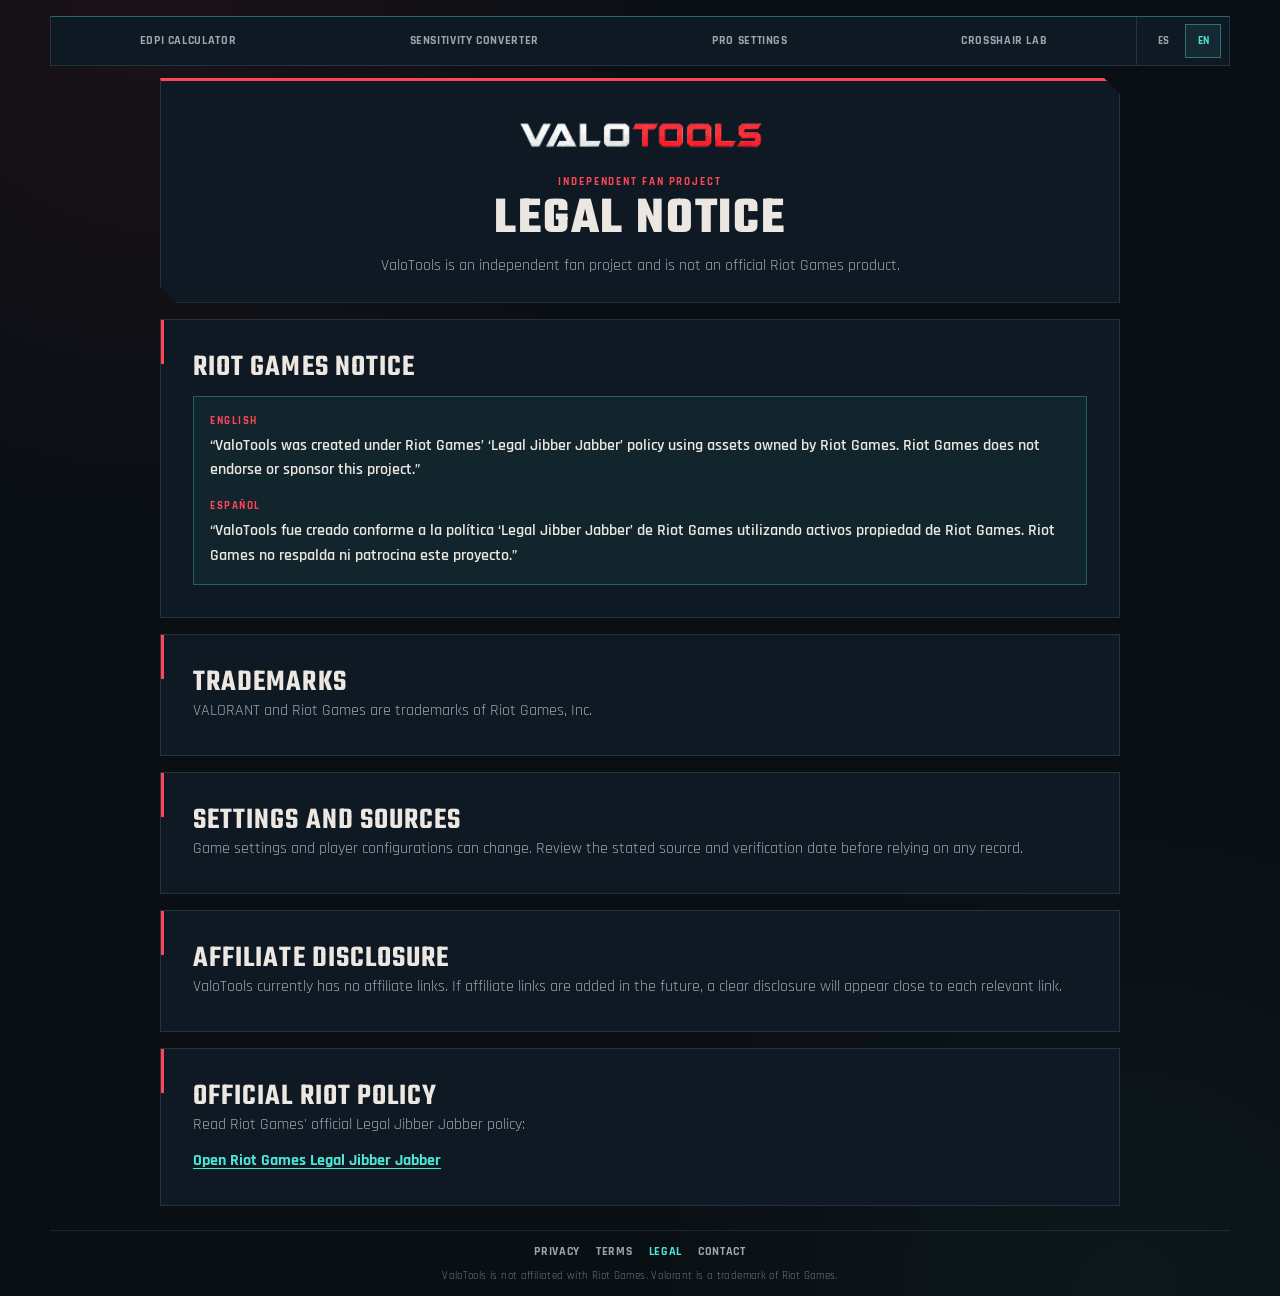
<file: legal.html>
<!DOCTYPE html>
<html lang="en">
<head>
  <meta charset="UTF-8">
  <meta name="viewport" content="width=device-width, initial-scale=1.0">
  <title>Legal Notice | ValoTools</title>
  <meta name="description" content="Read the ValoTools independent fan-project notice, Riot Games attribution and affiliate disclosure.">
  <link rel="canonical" href="https://ericopereiracc3-ctrl.github.io/ValoTools/legal.html">

  <meta property="og:site_name" content="ValoTools">
  <meta property="og:title" content="Legal Notice | ValoTools">
  <meta property="og:description" content="Read the ValoTools independent fan-project notice, Riot Games attribution and affiliate disclosure.">
  <meta property="og:type" content="website">
  <meta property="og:url" content="https://ericopereiracc3-ctrl.github.io/ValoTools/legal.html">
  <meta property="og:image" content="https://ericopereiracc3-ctrl.github.io/ValoTools/assets/logo/valotools-full.png">

  <meta name="twitter:card" content="summary_large_image">
  <meta name="twitter:title" content="Legal Notice | ValoTools">
  <meta name="twitter:description" content="Read the ValoTools independent fan-project notice, Riot Games attribution and affiliate disclosure.">
  <meta name="twitter:image" content="https://ericopereiracc3-ctrl.github.io/ValoTools/assets/logo/valotools-full.png">
  <meta name="theme-color" content="#0a0f14">

  <link rel="icon" type="image/png" href="assets/icons/favicon.png">
  <link rel="preconnect" href="https://fonts.googleapis.com">
  <link rel="preconnect" href="https://fonts.gstatic.com" crossorigin>
  <link href="https://fonts.googleapis.com/css2?family=Teko:wght@400;500;600;700&amp;family=Rajdhani:wght@400;500;600;700&amp;display=swap" rel="stylesheet">
  <link rel="stylesheet" href="css/style.css">
  <link rel="stylesheet" href="css/legal.css">
</head>
<body data-legal-page="legal">
  <header class="site-header">
    <div class="site-header-inner">
      <nav class="tool-nav" data-nav-scroller aria-label="ValoTools tools">
        <a href="index.html" class="tool-nav-link" id="navEdpi">eDPI Calculator</a>
        <a href="converter.html" class="tool-nav-link" id="navConverter">Sensitivity Converter</a>
        <a href="pro-settings.html" class="tool-nav-link" id="navProSettings">Pro Settings</a>
        <a href="crosshairs.html" class="tool-nav-link" id="navCrosshairs">Crosshair Lab</a>
      </nav>
      <div class="language-switcher" aria-label="Language selector">
        <button type="button" class="lang-btn" data-lang="es" aria-label="Español">ES</button>
        <button type="button" class="lang-btn" data-lang="en" aria-label="English">EN</button>
      </div>
    </div>
  </header>

  <main class="site-shell legal-page-shell">
    <section class="page-hero">
      <img class="page-wordmark" src="assets/logo/valotools-wordmark.png" alt="ValoTools">
      <p class="page-eyebrow" data-i18n="eyebrow">Independent fan project</p>
      <h1 data-i18n="title">Legal Notice</h1>
      <p class="page-description" data-i18n="intro">ValoTools is an independent fan project and is not an official Riot Games product.</p>
    </section>

    <div class="legal-content">
      <section class="legal-card">
        <h2 data-i18n="riotTitle">Riot Games notice</h2>
        <div class="bilingual-notice">
          <div>
            <span class="notice-language">English</span>
            <blockquote>“ValoTools was created under Riot Games’ ‘Legal Jibber Jabber’ policy using assets owned by Riot Games. Riot Games does not endorse or sponsor this project.”</blockquote>
          </div>
          <div lang="es">
            <span class="notice-language">Español</span>
            <blockquote>“ValoTools fue creado conforme a la política ‘Legal Jibber Jabber’ de Riot Games utilizando activos propiedad de Riot Games. Riot Games no respalda ni patrocina este proyecto.”</blockquote>
          </div>
        </div>
      </section>

      <section class="legal-card">
        <h2 data-i18n="marksTitle">Trademarks</h2>
        <p data-i18n="marksText">VALORANT and Riot Games are trademarks of Riot Games, Inc.</p>
      </section>

      <section class="legal-card">
        <h2 data-i18n="settingsTitle">Settings and sources</h2>
        <p data-i18n="settingsText">Game settings and player configurations can change. Review the stated source and verification date before relying on any record.</p>
      </section>

      <section class="legal-card">
        <h2 data-i18n="affiliatesTitle">Affiliate disclosure</h2>
        <p data-i18n="affiliatesText">ValoTools currently has no affiliate links. If affiliate links are added in the future, a clear disclosure will appear close to each relevant link.</p>
      </section>

      <section class="legal-card">
        <h2 data-i18n="policyTitle">Official Riot policy</h2>
        <p data-i18n="policyText">Read Riot Games' official Legal Jibber Jabber policy:</p>
        <p><a href="https://www.riotgames.com/en/legal" target="_blank" rel="noopener noreferrer" data-i18n="policyLink">Open Riot Games Legal Jibber Jabber</a></p>
      </section>
    </div>
  </main>

  <footer class="site-footer">
    <nav class="footer-links" aria-label="Legal information">
      <a href="privacy.html" id="footerPrivacy">Privacy</a>
      <a href="terms.html" id="footerTerms">Terms</a>
      <a href="legal.html" id="footerLegal" aria-current="page">Legal</a>
      <a href="contact.html" id="footerContact">Contact</a>
    </nav>
    <p id="disclaimerText">ValoTools is not affiliated with Riot Games. Valorant is a trademark of Riot Games.</p>
  </footer>

  <script src="js/shared-ui.js"></script>
  <script src="js/legal-pages.js"></script>
</body>
</html>
</file>
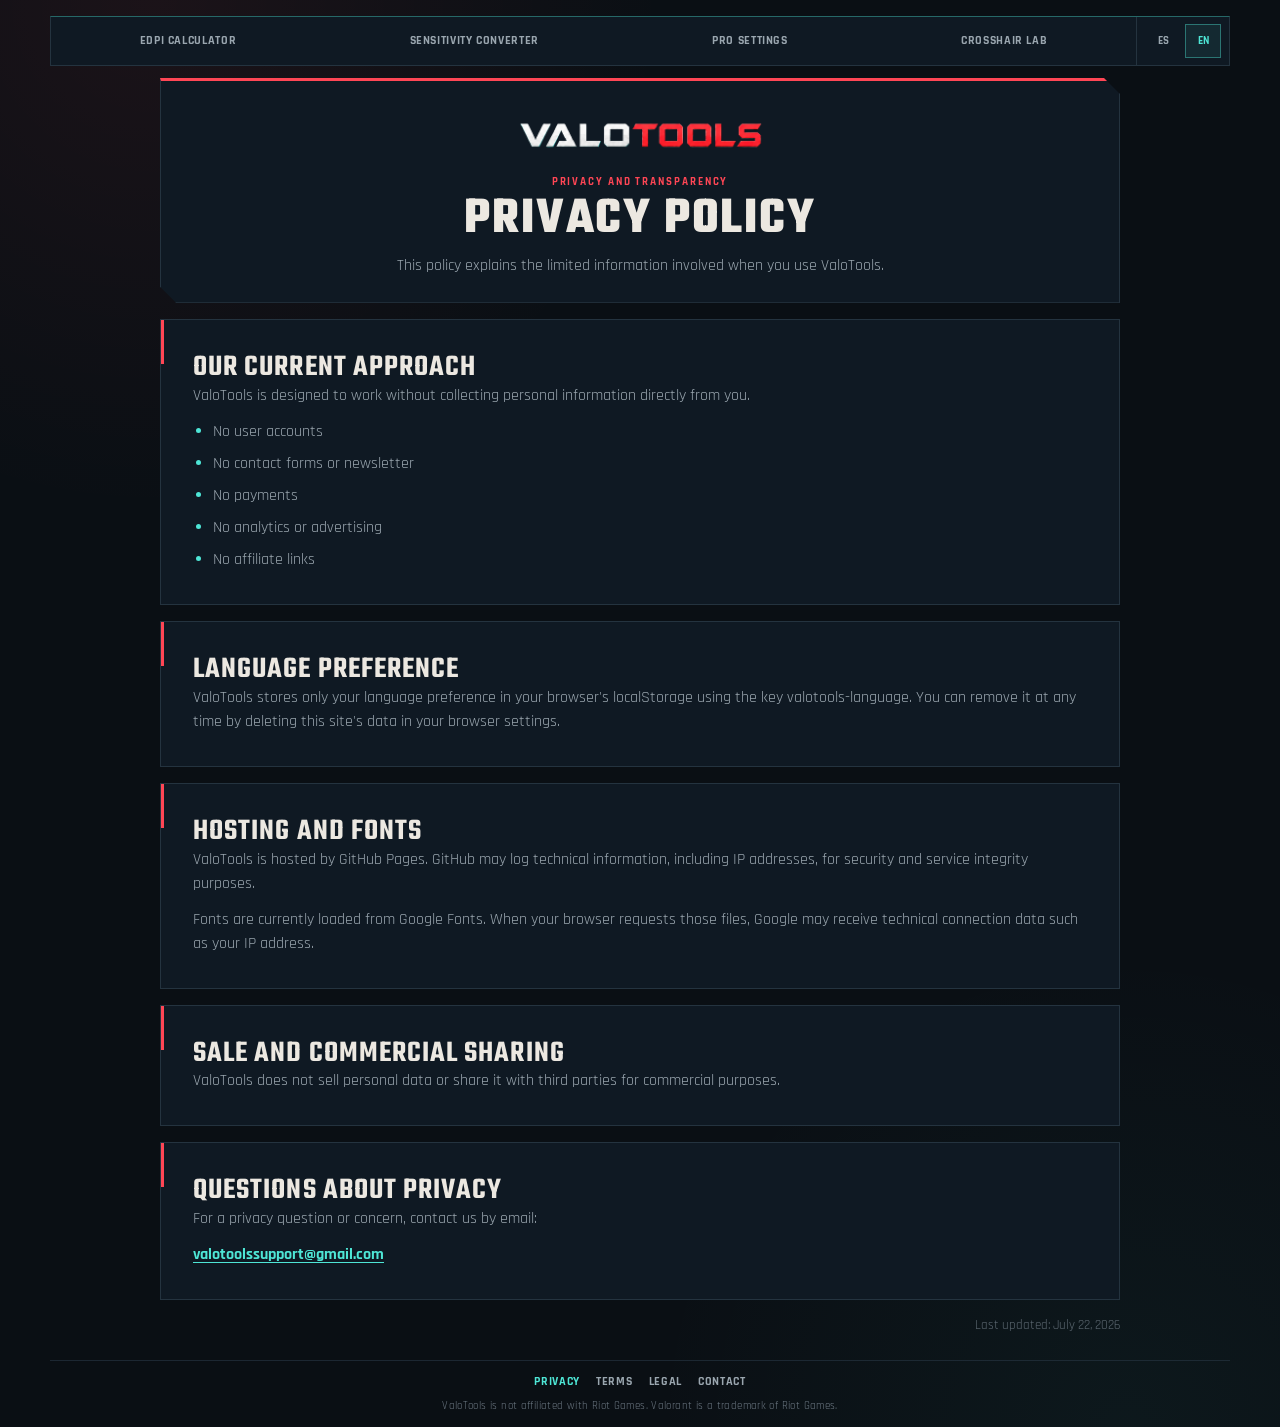
<file: privacy.html>
<!DOCTYPE html>
<html lang="en">
<head>
  <meta charset="UTF-8">
  <meta name="viewport" content="width=device-width, initial-scale=1.0">
  <title>Privacy Policy | ValoTools</title>
  <meta name="description" content="Learn how ValoTools handles language preferences, hosting logs, Google Fonts and personal data.">
  <link rel="canonical" href="https://ericopereiracc3-ctrl.github.io/ValoTools/privacy.html">

  <meta property="og:site_name" content="ValoTools">
  <meta property="og:title" content="Privacy Policy | ValoTools">
  <meta property="og:description" content="Learn how ValoTools handles language preferences, hosting logs, Google Fonts and personal data.">
  <meta property="og:type" content="website">
  <meta property="og:url" content="https://ericopereiracc3-ctrl.github.io/ValoTools/privacy.html">
  <meta property="og:image" content="https://ericopereiracc3-ctrl.github.io/ValoTools/assets/logo/valotools-full.png">

  <meta name="twitter:card" content="summary_large_image">
  <meta name="twitter:title" content="Privacy Policy | ValoTools">
  <meta name="twitter:description" content="Learn how ValoTools handles language preferences, hosting logs, Google Fonts and personal data.">
  <meta name="twitter:image" content="https://ericopereiracc3-ctrl.github.io/ValoTools/assets/logo/valotools-full.png">
  <meta name="theme-color" content="#0a0f14">

  <link rel="icon" type="image/png" href="assets/icons/favicon.png">
  <link rel="preconnect" href="https://fonts.googleapis.com">
  <link rel="preconnect" href="https://fonts.gstatic.com" crossorigin>
  <link href="https://fonts.googleapis.com/css2?family=Teko:wght@400;500;600;700&amp;family=Rajdhani:wght@400;500;600;700&amp;display=swap" rel="stylesheet">
  <link rel="stylesheet" href="css/style.css">
  <link rel="stylesheet" href="css/legal.css">
</head>
<body data-legal-page="privacy">
  <header class="site-header">
    <div class="site-header-inner">
      <nav class="tool-nav" data-nav-scroller aria-label="ValoTools tools">
        <a href="index.html" class="tool-nav-link" id="navEdpi">eDPI Calculator</a>
        <a href="converter.html" class="tool-nav-link" id="navConverter">Sensitivity Converter</a>
        <a href="pro-settings.html" class="tool-nav-link" id="navProSettings">Pro Settings</a>
        <a href="crosshairs.html" class="tool-nav-link" id="navCrosshairs">Crosshair Lab</a>
      </nav>
      <div class="language-switcher" aria-label="Language selector">
        <button type="button" class="lang-btn" data-lang="es" aria-label="Español">ES</button>
        <button type="button" class="lang-btn" data-lang="en" aria-label="English">EN</button>
      </div>
    </div>
  </header>

  <main class="site-shell legal-page-shell">
    <section class="page-hero">
      <img class="page-wordmark" src="assets/logo/valotools-wordmark.png" alt="ValoTools">
      <p class="page-eyebrow" data-i18n="eyebrow">Privacy and transparency</p>
      <h1 data-i18n="title">Privacy Policy</h1>
      <p class="page-description" data-i18n="intro">This policy explains the limited information involved when you use ValoTools.</p>
    </section>

    <div class="legal-content">
      <section class="legal-card">
        <h2 data-i18n="overviewTitle">Our current approach</h2>
        <p data-i18n="overviewText">ValoTools is designed to work without collecting personal information directly from you.</p>
        <ul>
          <li data-i18n="noAccounts">No user accounts</li>
          <li data-i18n="noForms">No contact forms or newsletter</li>
          <li data-i18n="noPayments">No payments</li>
          <li data-i18n="noAnalytics">No analytics or advertising</li>
          <li data-i18n="noAffiliates">No affiliate links</li>
        </ul>
      </section>

      <section class="legal-card">
        <h2 data-i18n="storageTitle">Language preference</h2>
        <p data-i18n="storageText">ValoTools stores only your language preference in your browser's localStorage using the key valotools-language. You can remove it at any time by deleting this site's data in your browser settings.</p>
      </section>

      <section class="legal-card">
        <h2 data-i18n="servicesTitle">Hosting and fonts</h2>
        <p data-i18n="hostingText">ValoTools is hosted by GitHub Pages. GitHub may log technical information, including IP addresses, for security and service integrity purposes.</p>
        <p data-i18n="fontsText">Fonts are currently loaded from Google Fonts. When your browser requests those files, Google may receive technical connection data such as your IP address.</p>
      </section>

      <section class="legal-card">
        <h2 data-i18n="sharingTitle">Sale and commercial sharing</h2>
        <p data-i18n="sharingText">ValoTools does not sell personal data or share it with third parties for commercial purposes.</p>
      </section>

      <section class="legal-card">
        <h2 data-i18n="contactTitle">Questions about privacy</h2>
        <p data-i18n="contactText">For a privacy question or concern, contact us by email:</p>
        <p><a href="mailto:valotoolssupport@gmail.com">valotoolssupport@gmail.com</a></p>
      </section>
    </div>

    <p class="updated-date" data-i18n="updated">Last updated: July 22, 2026</p>
  </main>

  <footer class="site-footer">
    <nav class="footer-links" aria-label="Legal information">
      <a href="privacy.html" id="footerPrivacy" aria-current="page">Privacy</a>
      <a href="terms.html" id="footerTerms">Terms</a>
      <a href="legal.html" id="footerLegal">Legal</a>
      <a href="contact.html" id="footerContact">Contact</a>
    </nav>
    <p id="disclaimerText">ValoTools is not affiliated with Riot Games. Valorant is a trademark of Riot Games.</p>
  </footer>

  <script src="js/shared-ui.js"></script>
  <script src="js/legal-pages.js"></script>
</body>
</html>
</file>
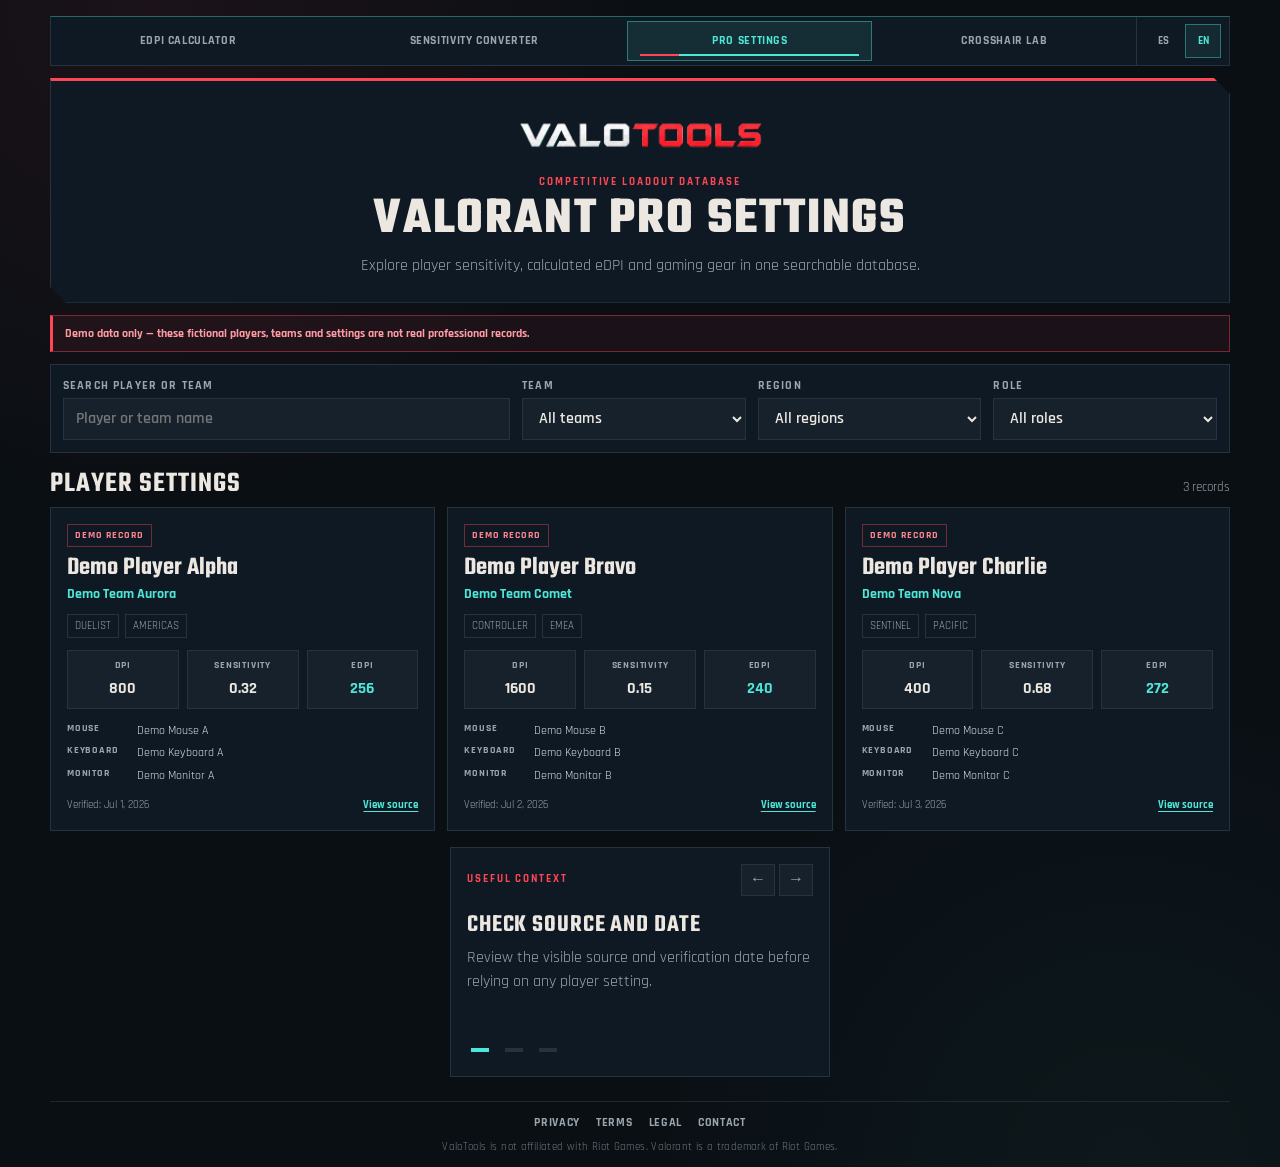
<file: pro-settings.html>
<!DOCTYPE html>
<html lang="en">
<head>
  <meta charset="UTF-8">
  <meta name="viewport" content="width=device-width, initial-scale=1.0">
  <title>Valorant Pro Settings Database | ValoTools</title>
  <meta name="description" content="Browse and filter Valorant pro player settings by team, region and role, including DPI, sensitivity, calculated eDPI and gaming gear.">
  <link rel="canonical" href="https://ericopereiracc3-ctrl.github.io/ValoTools/pro-settings.html">

  <meta property="og:site_name" content="ValoTools">
  <meta property="og:title" content="Valorant Pro Settings Database | ValoTools">
  <meta property="og:description" content="Browse and filter Valorant pro player sensitivity settings, calculated eDPI and gaming gear.">
  <meta property="og:type" content="website">
  <meta property="og:url" content="https://ericopereiracc3-ctrl.github.io/ValoTools/pro-settings.html">
  <meta property="og:image" content="https://ericopereiracc3-ctrl.github.io/ValoTools/assets/logo/valotools-full.png">

  <meta name="twitter:card" content="summary_large_image">
  <meta name="twitter:title" content="Valorant Pro Settings Database | ValoTools">
  <meta name="twitter:description" content="Browse and filter Valorant pro player sensitivity settings, calculated eDPI and gaming gear.">
  <meta name="twitter:image" content="https://ericopereiracc3-ctrl.github.io/ValoTools/assets/logo/valotools-full.png">
  <meta name="theme-color" content="#0a0f14">

  <link rel="icon" type="image/png" href="assets/icons/favicon.png">
  <link rel="preconnect" href="https://fonts.googleapis.com">
  <link rel="preconnect" href="https://fonts.gstatic.com" crossorigin>
  <link href="https://fonts.googleapis.com/css2?family=Teko:wght@400;500;600;700&amp;family=Rajdhani:wght@400;500;600;700&amp;display=swap" rel="stylesheet">
  <link rel="stylesheet" href="css/style.css">
  <link rel="stylesheet" href="css/pro-settings.css">

  <script type="application/ld+json">
  {
    "@context": "https://schema.org",
    "@type": "CollectionPage",
    "name": "Valorant Pro Settings Database",
    "url": "https://ericopereiracc3-ctrl.github.io/ValoTools/pro-settings.html",
    "description": "A searchable collection of Valorant player sensitivity settings and gaming gear.",
    "isPartOf": {
      "@type": "WebSite",
      "name": "ValoTools",
      "url": "https://ericopereiracc3-ctrl.github.io/ValoTools/"
    },
    "mainEntity": {
      "@type": "Dataset",
      "name": "ValoTools Valorant Pro Settings",
      "description": "Demonstration records for a future verified Valorant professional player settings database.",
      "license": "https://creativecommons.org/licenses/by/4.0/",
      "isAccessibleForFree": true,
      "distribution": {
        "@type": "DataDownload",
        "encodingFormat": "application/json",
        "contentUrl": "https://ericopereiracc3-ctrl.github.io/ValoTools/data/pro-settings.json"
      }
    }
  }
  </script>
</head>
<body>
  <header class="site-header">
    <div class="site-header-inner">
      <nav class="tool-nav" data-nav-scroller aria-label="ValoTools tools">
        <a href="index.html" class="tool-nav-link" id="navEdpi">eDPI Calculator</a>
        <a href="converter.html" class="tool-nav-link" id="navConverter">Sensitivity Converter</a>
        <a href="pro-settings.html" class="tool-nav-link active" id="navProSettings" aria-current="page">Pro Settings</a>
        <a href="crosshairs.html" class="tool-nav-link" id="navCrosshairs">Crosshair Lab</a>
      </nav>
      <div class="language-switcher" aria-label="Language selector">
        <button type="button" class="lang-btn" data-lang="es" aria-label="Español">ES</button>
        <button type="button" class="lang-btn" data-lang="en" aria-label="English">EN</button>
      </div>
    </div>
  </header>

  <main class="site-shell pro-settings-page">
    <section class="page-hero">
      <img class="page-wordmark" src="assets/logo/valotools-wordmark.png" alt="ValoTools">
      <p class="page-eyebrow" id="eyebrowText">Competitive loadout database</p>
      <h1 id="pageTitle">Valorant Pro Settings</h1>
      <p class="page-description" id="pageIntro">Explore player sensitivity, calculated eDPI and gaming gear in one searchable database.</p>
    </section>

    <p class="demo-notice" id="demoNotice">Demo data only — these fictional players, teams and settings are not real professional records.</p>

    <section class="pro-controls" aria-labelledby="filterTitle">
      <h2 class="visually-hidden" id="filterTitle">Search and filters</h2>
      <div class="search-field">
        <label for="playerSearch" id="searchLabel">Search player or team</label>
        <input type="search" id="playerSearch" placeholder="Player or team name" autocomplete="off">
      </div>
      <div class="filter-field">
        <label for="teamFilter" id="teamFilterLabel">Team</label>
        <select id="teamFilter"><option value="">All teams</option></select>
      </div>
      <div class="filter-field">
        <label for="regionFilter" id="regionFilterLabel">Region</label>
        <select id="regionFilter"><option value="">All regions</option></select>
      </div>
      <div class="filter-field">
        <label for="roleFilter" id="roleFilterLabel">Role</label>
        <select id="roleFilter"><option value="">All roles</option></select>
      </div>
    </section>

    <section class="pro-results" aria-labelledby="resultsTitle">
      <div class="results-heading">
        <h2 id="resultsTitle">Player settings</h2>
        <p id="resultCount" aria-live="polite">Loading records…</p>
      </div>
      <div class="settings-grid" id="settingsGrid" aria-live="polite"></div>
      <p class="empty-state" id="emptyState" hidden>No players match the current search and filters.</p>
    </section>

    <div class="pro-insights-wrap">
      <section class="insight-carousel" data-insights="pro-settings" aria-label="Pro settings insights">
        <div class="insight-header">
          <span class="insight-label">Useful context</span>
          <div class="insight-controls">
            <button type="button" class="insight-arrow" data-insight-prev aria-label="Previous insight">←</button>
            <button type="button" class="insight-arrow" data-insight-next aria-label="Next insight">→</button>
          </div>
        </div>
        <div class="insight-stage" tabindex="0">
          <h2 class="insight-title">Reading player settings</h2>
          <p class="insight-body">Useful context will appear here.</p>
        </div>
        <div class="insight-dots" aria-label="Choose insight"></div>
      </section>
    </div>
  </main>

  <div class="detail-overlay" id="detailOverlay" hidden>
    <section class="detail-panel" id="detailPanel" role="dialog" aria-modal="true" aria-labelledby="detailTitle" tabindex="-1">
      <div class="detail-header">
        <div>
          <p class="section-eyebrow detail-kicker" id="detailKicker">Selected player</p>
          <h2 id="detailTitle">Player details</h2>
        </div>
        <button type="button" class="detail-close" id="detailClose" aria-label="Close player details">×</button>
      </div>
      <div class="detail-content" id="detailContent"></div>
    </section>
  </div>

  <footer class="site-footer">
    <nav class="footer-links" aria-label="Legal information">
      <a href="privacy.html" id="footerPrivacy">Privacy</a>
      <a href="terms.html" id="footerTerms">Terms</a>
      <a href="legal.html" id="footerLegal">Legal</a>
      <a href="contact.html" id="footerContact">Contact</a>
    </nav>
    <p id="disclaimerText">ValoTools is not affiliated with Riot Games. Valorant is a trademark of Riot Games.</p>
  </footer>

  <script src="js/shared-ui.js"></script>
  <script src="js/pro-settings.js"></script>
</body>
</html>
</file>
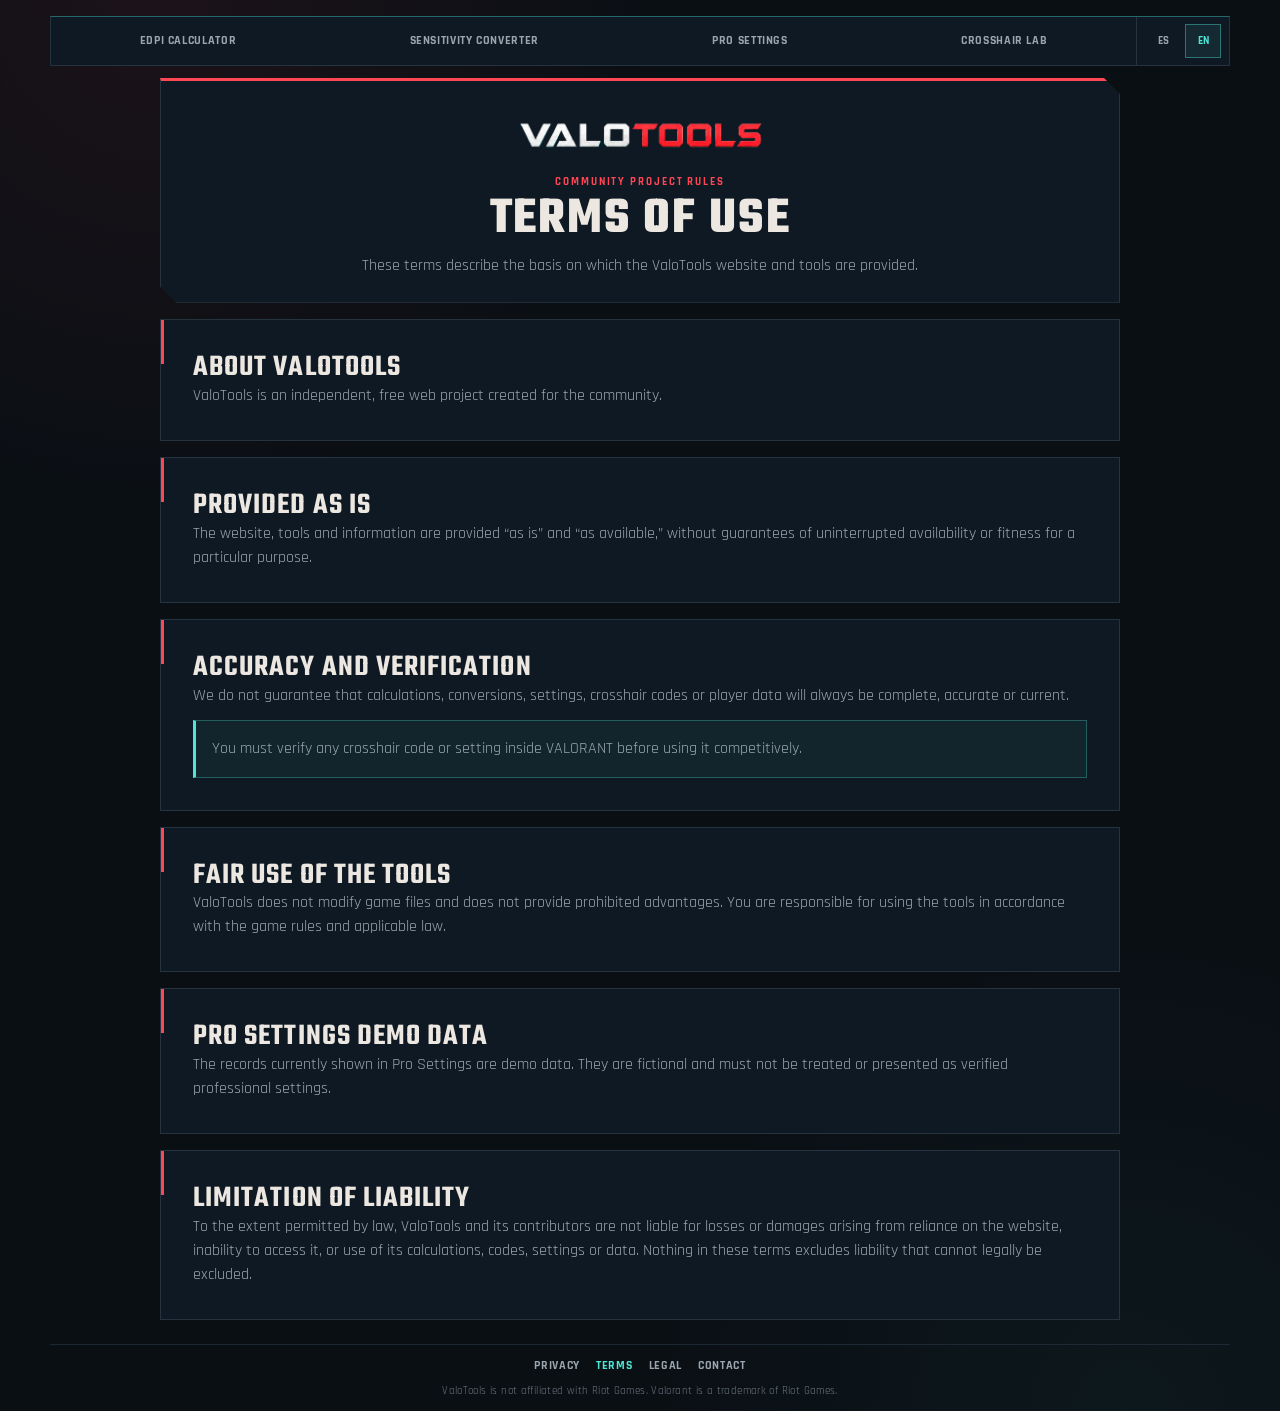
<file: terms.html>
<!DOCTYPE html>
<html lang="en">
<head>
  <meta charset="UTF-8">
  <meta name="viewport" content="width=device-width, initial-scale=1.0">
  <title>Terms of Use | ValoTools</title>
  <meta name="description" content="Read the terms for using ValoTools, including accuracy, verification, demo data and liability information.">
  <link rel="canonical" href="https://ericopereiracc3-ctrl.github.io/ValoTools/terms.html">

  <meta property="og:site_name" content="ValoTools">
  <meta property="og:title" content="Terms of Use | ValoTools">
  <meta property="og:description" content="Read the terms for using ValoTools, including accuracy, verification, demo data and liability information.">
  <meta property="og:type" content="website">
  <meta property="og:url" content="https://ericopereiracc3-ctrl.github.io/ValoTools/terms.html">
  <meta property="og:image" content="https://ericopereiracc3-ctrl.github.io/ValoTools/assets/logo/valotools-full.png">

  <meta name="twitter:card" content="summary_large_image">
  <meta name="twitter:title" content="Terms of Use | ValoTools">
  <meta name="twitter:description" content="Read the terms for using ValoTools, including accuracy, verification, demo data and liability information.">
  <meta name="twitter:image" content="https://ericopereiracc3-ctrl.github.io/ValoTools/assets/logo/valotools-full.png">
  <meta name="theme-color" content="#0a0f14">

  <link rel="icon" type="image/png" href="assets/icons/favicon.png">
  <link rel="preconnect" href="https://fonts.googleapis.com">
  <link rel="preconnect" href="https://fonts.gstatic.com" crossorigin>
  <link href="https://fonts.googleapis.com/css2?family=Teko:wght@400;500;600;700&amp;family=Rajdhani:wght@400;500;600;700&amp;display=swap" rel="stylesheet">
  <link rel="stylesheet" href="css/style.css">
  <link rel="stylesheet" href="css/legal.css">
</head>
<body data-legal-page="terms">
  <header class="site-header">
    <div class="site-header-inner">
      <nav class="tool-nav" data-nav-scroller aria-label="ValoTools tools">
        <a href="index.html" class="tool-nav-link" id="navEdpi">eDPI Calculator</a>
        <a href="converter.html" class="tool-nav-link" id="navConverter">Sensitivity Converter</a>
        <a href="pro-settings.html" class="tool-nav-link" id="navProSettings">Pro Settings</a>
        <a href="crosshairs.html" class="tool-nav-link" id="navCrosshairs">Crosshair Lab</a>
      </nav>
      <div class="language-switcher" aria-label="Language selector">
        <button type="button" class="lang-btn" data-lang="es" aria-label="Español">ES</button>
        <button type="button" class="lang-btn" data-lang="en" aria-label="English">EN</button>
      </div>
    </div>
  </header>

  <main class="site-shell legal-page-shell">
    <section class="page-hero">
      <img class="page-wordmark" src="assets/logo/valotools-wordmark.png" alt="ValoTools">
      <p class="page-eyebrow" data-i18n="eyebrow">Community project rules</p>
      <h1 data-i18n="title">Terms of Use</h1>
      <p class="page-description" data-i18n="intro">These terms describe the basis on which the ValoTools website and tools are provided.</p>
    </section>

    <div class="legal-content">
      <section class="legal-card">
        <h2 data-i18n="projectTitle">About ValoTools</h2>
        <p data-i18n="projectText">ValoTools is an independent, free web project created for the community.</p>
      </section>

      <section class="legal-card">
        <h2 data-i18n="asIsTitle">Provided as is</h2>
        <p data-i18n="asIsText">The website, tools and information are provided “as is” and “as available,” without guarantees of uninterrupted availability or fitness for a particular purpose.</p>
      </section>

      <section class="legal-card">
        <h2 data-i18n="accuracyTitle">Accuracy and verification</h2>
        <p data-i18n="accuracyText">We do not guarantee that calculations, conversions, settings, crosshair codes or player data will always be complete, accurate or current.</p>
        <div class="legal-callout"><p data-i18n="verifyText">You must verify any crosshair code or setting inside VALORANT before using it competitively.</p></div>
      </section>

      <section class="legal-card">
        <h2 data-i18n="fairUseTitle">Fair use of the tools</h2>
        <p data-i18n="fairUseText">ValoTools does not modify game files and does not provide prohibited advantages. You are responsible for using the tools in accordance with the game rules and applicable law.</p>
      </section>

      <section class="legal-card">
        <h2 data-i18n="demoTitle">Pro Settings demo data</h2>
        <p data-i18n="demoText">The records currently shown in Pro Settings are demo data. They are fictional and must not be treated or presented as verified professional settings.</p>
      </section>

      <section class="legal-card">
        <h2 data-i18n="liabilityTitle">Limitation of liability</h2>
        <p data-i18n="liabilityText">To the extent permitted by law, ValoTools and its contributors are not liable for losses or damages arising from reliance on the website, inability to access it, or use of its calculations, codes, settings or data. Nothing in these terms excludes liability that cannot legally be excluded.</p>
      </section>
    </div>
  </main>

  <footer class="site-footer">
    <nav class="footer-links" aria-label="Legal information">
      <a href="privacy.html" id="footerPrivacy">Privacy</a>
      <a href="terms.html" id="footerTerms" aria-current="page">Terms</a>
      <a href="legal.html" id="footerLegal">Legal</a>
      <a href="contact.html" id="footerContact">Contact</a>
    </nav>
    <p id="disclaimerText">ValoTools is not affiliated with Riot Games. Valorant is a trademark of Riot Games.</p>
  </footer>

  <script src="js/shared-ui.js"></script>
  <script src="js/legal-pages.js"></script>
</body>
</html>
</file>
<file: css/style.css>
:root {
  --bg-void: #0a0f14;
  --bg-panel: #0f1923;
  --bg-panel-raised: #16212c;
  --line: #24333f;
  --red: #ff4655;
  --red-dim: #a02e39;
  --cyan: #4ee6d6;
  --blue: #68aef5;
  --text: #ece8e1;
  --text-dim: #9aa6af;
  --text-faint: #5d6972;
  --space-1: 4px;
  --space-2: 8px;
  --space-3: 12px;
  --space-4: 16px;
  --space-5: 24px;
  --space-6: 32px;
  --space-7: 48px;
  --shell-width: 1180px;
  --desktop-gutter: clamp(24px, 3vw, 32px);
  --mobile-gutter: clamp(10px, 3.5vw, 16px);
  --header-height: 50px;
  --cut: 16px;
}

*,
*::before,
*::after {
  box-sizing: border-box;
}

html {
  min-height: 100%;
  background: var(--bg-void);
  color-scheme: dark;
  overflow-x: hidden;
}

body {
  min-height: 100vh;
  margin: 0;
  overflow-x: hidden;
  background:
    radial-gradient(circle at 12% 0%, rgba(255, 70, 85, 0.07), transparent 32rem),
    radial-gradient(circle at 88% 100%, rgba(78, 230, 214, 0.045), transparent 30rem),
    var(--bg-void);
  color: var(--text);
  font-family: "Rajdhani", sans-serif;
  font-size: 1rem;
  line-height: 1.5;
}

button,
input,
select {
  font: inherit;
}

button,
a,
input,
select {
  -webkit-tap-highlight-color: transparent;
}

button {
  border-radius: 0;
}

a {
  color: inherit;
}

img {
  display: block;
  max-width: 100%;
}

h1,
h2,
h3,
p,
dl,
dd {
  margin: 0;
}

h1,
h2,
.result-value,
.metric-value {
  font-family: "Teko", sans-serif;
}

h1 {
  font-size: clamp(2.15rem, 5vw, 3.25rem);
  font-weight: 700;
  letter-spacing: 0.035em;
  line-height: 0.98;
  text-transform: uppercase;
}

h2 {
  font-size: 1.8rem;
  font-weight: 600;
  letter-spacing: 0.035em;
  line-height: 1.05;
  text-transform: uppercase;
}

:focus-visible {
  outline: 2px solid var(--cyan);
  outline-offset: 3px;
}

.site-shell {
  width: min(var(--shell-width), calc(100% - (2 * var(--desktop-gutter))));
  margin-inline: auto;
}

.site-header {
  position: relative;
  z-index: 100;
  width: min(var(--shell-width), calc(100% - (2 * var(--desktop-gutter))));
  margin: var(--space-4) auto 0;
}

.site-header-inner {
  display: grid;
  grid-template-columns: minmax(0, 1fr) auto;
  align-items: center;
  min-height: var(--header-height);
  border: 1px solid var(--line);
  border-top-color: rgba(78, 230, 214, 0.38);
  background: var(--bg-panel);
}

.tool-nav {
  display: flex;
  min-width: 0;
  height: calc(var(--header-height) - 2px);
  gap: var(--space-1);
  padding: var(--space-1);
  overflow-x: auto;
  overflow-y: hidden;
  scroll-behavior: smooth;
  scrollbar-width: none;
  overscroll-behavior-inline: contain;
  -webkit-overflow-scrolling: touch;
}

.tool-nav::-webkit-scrollbar {
  display: none;
}

.tool-nav-link {
  position: relative;
  flex: 1 0 auto;
  display: inline-flex;
  align-items: center;
  justify-content: center;
  min-height: 40px;
  padding: 0 var(--space-4);
  border: 1px solid transparent;
  color: var(--text-dim);
  font-size: 0.72rem;
  font-weight: 800;
  letter-spacing: 0.055em;
  text-decoration: none;
  text-transform: uppercase;
  white-space: nowrap;
  transition:
    color 160ms ease,
    border-color 160ms ease,
    background-color 160ms ease,
    transform 160ms ease;
}

.tool-nav-link:hover {
  border-color: rgba(78, 230, 214, 0.25);
  background: rgba(78, 230, 214, 0.055);
  color: var(--text);
  transform: translateY(-2px) scale(1.015);
}

.tool-nav-link.active {
  border-color: rgba(78, 230, 214, 0.42);
  background: rgba(78, 230, 214, 0.095);
  color: var(--cyan);
}

.tool-nav-link.active::after {
  content: "";
  position: absolute;
  right: var(--space-3);
  bottom: 4px;
  left: var(--space-3);
  height: 2px;
  background: linear-gradient(90deg, var(--red) 0 18%, var(--cyan) 18% 100%);
}

.tool-nav-link:focus-visible {
  outline-offset: -3px;
}

.language-switcher {
  display: flex;
  align-items: center;
  gap: var(--space-1);
  height: 100%;
  padding-inline: var(--space-2);
  border-left: 1px solid var(--line);
}

.lang-btn {
  display: inline-flex;
  align-items: center;
  justify-content: center;
  width: 36px;
  height: 34px;
  padding: 0;
  border: 1px solid transparent;
  background: transparent;
  color: var(--text-dim);
  font-size: 0.7rem;
  font-weight: 800;
  cursor: pointer;
  transition:
    color 160ms ease,
    border-color 160ms ease,
    background-color 160ms ease;
}

.lang-btn:hover,
.lang-btn.active {
  border-color: rgba(78, 230, 214, 0.4);
  background: rgba(78, 230, 214, 0.08);
  color: var(--cyan);
}

.lang-btn:focus-visible {
  outline-offset: -2px;
}

.page-hero {
  margin-top: var(--space-3);
  padding: var(--space-5) clamp(var(--space-4), 4vw, var(--space-6));
  border: 1px solid var(--line);
  border-top: 3px solid var(--red);
  background: var(--bg-panel);
  text-align: center;
  clip-path: polygon(0 0, calc(100% - var(--cut)) 0, 100% var(--cut), 100% 100%, var(--cut) 100%, 0 calc(100% - var(--cut)));
}

.page-wordmark {
  width: min(250px, 68%);
  height: auto;
  margin: 0 auto var(--space-2);
}

.page-eyebrow,
.section-eyebrow,
.insight-label {
  color: var(--red);
  font-size: 0.7rem;
  font-weight: 700;
  letter-spacing: 0.17em;
  text-transform: uppercase;
}

.page-hero h1 {
  margin-top: var(--space-1);
}

.page-description {
  max-width: 720px;
  margin: var(--space-2) auto 0;
  color: var(--text-dim);
  font-size: 1rem;
  line-height: 1.5;
}

.tool-context-layout {
  display: grid;
  grid-template-columns: minmax(0, 620px) minmax(300px, 360px);
  justify-content: center;
  align-items: start;
  gap: var(--space-6);
  margin-top: var(--space-4);
}

.context-column {
  display: grid;
  gap: var(--space-4);
}

.tool-card,
.info-card,
.insight-carousel {
  border: 1px solid var(--line);
  background: var(--bg-panel);
}

.tool-card {
  position: relative;
  padding: var(--space-5);
  clip-path: polygon(0 0, calc(100% - var(--cut)) 0, 100% var(--cut), 100% 100%, var(--cut) 100%, 0 calc(100% - var(--cut)));
}

.tool-card::before {
  content: "";
  position: absolute;
  top: 0;
  right: 0;
  width: var(--cut);
  height: var(--cut);
  background: linear-gradient(135deg, transparent 48%, rgba(255, 70, 85, 0.65) 49% 52%, transparent 53%);
  pointer-events: none;
}

.tool-card-header {
  margin-bottom: var(--space-4);
}

.tool-card-header p {
  margin-top: var(--space-1);
  color: var(--text-dim);
}

.primary-btn {
  width: 100%;
  min-height: 48px;
  border: 0;
  background: var(--red);
  color: var(--bg-void);
  font-weight: 900;
  letter-spacing: 0.1em;
  text-transform: uppercase;
  cursor: pointer;
  clip-path: polygon(12px 0, 100% 0, calc(100% - 12px) 100%, 0 100%);
  transition: background-color 160ms ease, transform 160ms ease;
}

.primary-btn:hover {
  background: #ff5b68;
  transform: translateY(-1px);
}

.info-card {
  padding: var(--space-5);
  border-left: 3px solid var(--red);
}

.info-card p {
  margin-top: var(--space-2);
  color: var(--text-dim);
}

.formula-card {
  margin-top: var(--space-4);
  padding: var(--space-3);
  border: 1px solid var(--line);
  background: var(--bg-panel-raised);
  color: var(--text);
  font-weight: 700;
  letter-spacing: 0.04em;
  text-align: center;
}

.insight-carousel {
  width: 100%;
  max-width: 380px;
  padding: var(--space-4);
}

.insight-header {
  display: flex;
  align-items: center;
  justify-content: space-between;
  gap: var(--space-3);
}

.insight-controls {
  display: flex;
  gap: var(--space-1);
}

.insight-arrow {
  display: inline-flex;
  align-items: center;
  justify-content: center;
  width: 34px;
  height: 32px;
  padding: 0;
  border: 1px solid var(--line);
  background: var(--bg-panel-raised);
  color: var(--text-dim);
  cursor: pointer;
  transition: border-color 160ms ease, color 160ms ease, transform 160ms ease;
}

.insight-arrow:hover {
  border-color: var(--cyan);
  color: var(--cyan);
  transform: translateY(-1px);
}

.insight-stage {
  min-height: 132px;
  padding-top: var(--space-4);
  transition: opacity 180ms ease;
}

.insight-stage.is-changing {
  opacity: 0;
}

.insight-stage h2 {
  font-size: 1.55rem;
}

.insight-stage p {
  margin-top: var(--space-2);
  color: var(--text-dim);
}

.insight-dots {
  display: flex;
  gap: var(--space-2);
  margin-top: var(--space-3);
}

.insight-dot {
  position: relative;
  width: 26px;
  height: 20px;
  padding: 0;
  border: 0;
  background: transparent;
  cursor: pointer;
}

.insight-dot::before {
  content: "";
  position: absolute;
  top: 50%;
  left: 50%;
  width: 18px;
  height: 4px;
  background: var(--line);
  transform: translate(-50%, -50%);
}

.insight-dot.active::before {
  background: var(--cyan);
}

.site-footer {
  width: min(var(--shell-width), calc(100% - (2 * var(--desktop-gutter))));
  margin: var(--space-5) auto var(--space-3);
  padding-top: var(--space-3);
  border-top: 1px solid rgba(36, 51, 63, 0.7);
  color: rgba(180, 195, 210, 0.58);
  font-size: 0.68rem;
  letter-spacing: 0.035em;
  text-align: center;
}

.footer-links {
  display: flex;
  flex-wrap: wrap;
  justify-content: center;
  gap: var(--space-2) var(--space-4);
  margin-bottom: var(--space-2);
}

.footer-links a {
  color: var(--text-dim);
  font-size: 0.72rem;
  font-weight: 700;
  letter-spacing: 0.06em;
  text-decoration: none;
  text-transform: uppercase;
  transition: color 160ms ease;
}

.footer-links a:hover {
  color: var(--cyan);
}

.visually-hidden {
  position: absolute;
  width: 1px;
  height: 1px;
  padding: 0;
  margin: -1px;
  overflow: hidden;
  clip: rect(0, 0, 0, 0);
  white-space: nowrap;
  border: 0;
}

@media (max-width: 960px) {
  .tool-context-layout {
    grid-template-columns: minmax(0, 620px);
    gap: var(--space-4);
  }

  .context-column {
    grid-row: 2;
  }

  .insight-carousel {
    max-width: none;
  }
}

@media (max-width: 700px) {
  .site-shell,
  .site-header,
  .site-footer {
    width: calc(100% - (2 * var(--mobile-gutter)));
  }

  .site-header {
    margin-top: var(--space-3);
  }

  .site-header-inner {
    grid-template-columns: minmax(0, 1fr) auto;
  }

  .tool-nav-link {
    flex: 0 0 auto;
    padding-inline: var(--space-3);
    font-size: 0.68rem;
  }

  .language-switcher {
    padding-inline: var(--space-1);
  }

  .lang-btn {
    width: 32px;
  }

  .page-hero {
    padding: var(--space-4);
  }

  .page-wordmark {
    width: min(210px, 64%);
  }

  .page-description {
    font-size: 0.94rem;
  }

  .tool-card,
  .info-card {
    padding: var(--space-4);
  }

  .site-footer {
    margin-top: var(--space-4);
  }
}

@media (prefers-reduced-motion: reduce) {
  *,
  *::before,
  *::after {
    scroll-behavior: auto !important;
    animation-duration: 0.01ms !important;
    animation-iteration-count: 1 !important;
    transition-duration: 0.01ms !important;
  }
}
</file>
<file: css/index.css>
.edpi-card .field {
  margin-bottom: var(--space-4);
}

.field-label {
  display: flex;
  align-items: baseline;
  justify-content: space-between;
  gap: var(--space-3);
  margin-bottom: var(--space-2);
  color: var(--text-dim);
  font-size: 0.72rem;
  font-weight: 700;
  letter-spacing: 0.11em;
  text-transform: uppercase;
}

.field-label .unit {
  color: var(--text-faint);
  font-size: 0.68rem;
}

.input-wrap {
  position: relative;
  display: flex;
  align-items: center;
  min-height: 54px;
  border: 1px solid var(--line);
  background: var(--bg-panel-raised);
  transition: border-color 160ms ease, box-shadow 160ms ease;
}

.input-wrap::before {
  content: "";
  align-self: stretch;
  width: 4px;
  background: var(--text-faint);
  transition: background-color 160ms ease;
}

.input-wrap:focus-within {
  border-color: var(--red);
  box-shadow: 0 0 0 1px var(--red);
}

.input-wrap:focus-within::before {
  background: var(--red);
}

.input-wrap input,
#targetDpi {
  width: 100%;
  border: 0;
  background: transparent;
  color: var(--text);
  font-family: "Teko", sans-serif;
  font-size: 1.85rem;
  font-weight: 600;
  outline: 0;
  appearance: textfield;
}

.input-wrap input {
  padding: var(--space-2) var(--space-4);
}

input[type="number"]::-webkit-outer-spin-button,
input[type="number"]::-webkit-inner-spin-button {
  margin: 0;
  appearance: none;
}

.quick-row {
  display: flex;
  flex-wrap: wrap;
  gap: var(--space-2);
  margin-top: var(--space-2);
}

.quick-btn,
.target-quick-buttons button {
  min-height: 34px;
  padding: 4px var(--space-3);
  border: 1px solid var(--line);
  background: transparent;
  color: var(--text-dim);
  font-size: 0.78rem;
  font-weight: 700;
  cursor: pointer;
  transition: border-color 160ms ease, color 160ms ease, background-color 160ms ease;
}

.quick-btn:hover,
.target-quick-buttons button:hover,
.target-quick-buttons button.active {
  border-color: var(--cyan);
  background: rgba(78, 230, 214, 0.07);
  color: var(--cyan);
}

.secondary-btn {
  width: 100%;
  min-height: 48px;
  border: 0;
  font-weight: 800;
  letter-spacing: 0.1em;
  text-transform: uppercase;
  cursor: pointer;
}

.result {
  display: none;
  margin-top: var(--space-5);
  padding-top: var(--space-5);
  border-top: 1px dashed var(--line);
  text-align: center;
}

.result.show {
  display: block;
  animation: result-in 240ms ease;
}

@keyframes result-in {
  from { opacity: 0; transform: translateY(4px); }
  to { opacity: 1; transform: translateY(0); }
}

.result-label {
  color: var(--text-dim);
  font-size: 0.72rem;
  font-weight: 700;
  letter-spacing: 0.18em;
  text-transform: uppercase;
}

.result-value {
  color: var(--cyan);
  font-size: clamp(4rem, 10vw, 5.25rem);
  font-weight: 700;
  line-height: 0.95;
}

.badge {
  display: inline-block;
  margin-top: var(--space-3);
  padding: 5px var(--space-4);
  border: 1px solid currentColor;
  font-size: 0.72rem;
  font-weight: 700;
  letter-spacing: 0.14em;
  text-transform: uppercase;
}

.badge.low { color: var(--blue); }
.badge.mid { color: var(--cyan); }
.badge.high { color: var(--red); }

.edpi-meter {
  margin-top: var(--space-5);
  text-align: left;
}

.meter-title {
  margin-bottom: var(--space-2);
  color: var(--text-dim);
  font-size: 0.7rem;
  font-weight: 700;
  letter-spacing: 0.12em;
  text-transform: uppercase;
}

.scale-track {
  position: relative;
  display: grid;
  grid-template-columns: 11fr 9fr 10fr;
  gap: 2px;
  min-height: 62px;
}

.scale-segment {
  display: flex;
  flex-direction: column;
  align-items: flex-start;
  justify-content: flex-end;
  min-width: 0;
  padding: var(--space-2);
  border: 1px solid transparent;
  color: var(--bg-void);
  text-align: left;
  cursor: pointer;
  transition: filter 160ms ease, transform 160ms ease, border-color 160ms ease;
}

.scale-segment span {
  overflow: hidden;
  max-width: 100%;
  font-size: 0.68rem;
  font-weight: 800;
  text-overflow: ellipsis;
  text-transform: uppercase;
  white-space: nowrap;
}

.scale-segment strong {
  font-size: 0.72rem;
}

.scale-low { background: var(--blue); }
.scale-medium { background: var(--cyan); }
.scale-high { background: var(--red); }

.scale-segment:hover,
.scale-segment.active {
  filter: brightness(1.1);
  transform: translateY(-2px);
}

.scale-segment:focus-visible {
  outline-color: var(--text);
  outline-offset: -4px;
}

.scale-marker {
  position: absolute;
  top: -9px;
  left: 0;
  z-index: 4;
  width: 2px;
  height: calc(100% + 18px);
  background: var(--text);
  transform: translateX(-50%);
  transition: left 260ms ease;
  pointer-events: none;
}

.scale-marker::before {
  content: "";
  position: absolute;
  top: 0;
  left: 50%;
  width: 9px;
  height: 9px;
  border: 2px solid var(--bg-void);
  border-radius: 50%;
  background: var(--text);
  transform: translate(-50%, -30%);
}

.scale-marker span {
  position: absolute;
  top: -22px;
  left: 50%;
  padding: 2px 6px;
  background: var(--text);
  color: var(--bg-void);
  font-size: 0.65rem;
  font-weight: 800;
  white-space: nowrap;
  transform: translateX(-50%);
}

.meter-explanation,
.result-note {
  margin-top: var(--space-3);
  color: var(--text-dim);
  font-size: 0.82rem;
  line-height: 1.45;
}

.secondary-btn {
  margin-top: var(--space-4);
  border: 1px solid rgba(78, 230, 214, 0.5);
  background: rgba(78, 230, 214, 0.07);
  color: var(--cyan);
  transition: background-color 160ms ease, color 160ms ease;
}

.secondary-btn:hover {
  background: var(--cyan);
  color: var(--bg-void);
}

.dpi-converter {
  margin-top: var(--space-4);
  padding-top: var(--space-4);
  border-top: 1px solid var(--line);
  text-align: left;
}

.dpi-converter > label {
  display: block;
  margin-bottom: var(--space-2);
  color: var(--text-dim);
  font-size: 0.7rem;
  font-weight: 700;
  letter-spacing: 0.1em;
  text-transform: uppercase;
}

.converter-row {
  display: grid;
  grid-template-columns: 110px 1fr;
  gap: var(--space-3);
}

#targetDpi {
  padding: var(--space-2) var(--space-3);
  border: 1px solid var(--line);
  background: var(--bg-panel-raised);
}

#targetDpi:focus {
  border-color: var(--cyan);
}

.converted-sens {
  display: flex;
  flex-direction: column;
  justify-content: center;
  padding: var(--space-2) var(--space-3);
  border: 1px solid rgba(78, 230, 214, 0.25);
  background: rgba(78, 230, 214, 0.045);
}

.converted-sens span {
  color: var(--text-dim);
  font-size: 0.7rem;
}

.converted-sens strong {
  color: var(--cyan);
  font-size: 1.15rem;
}

.target-quick-buttons {
  grid-column: 1 / -1;
  display: grid;
  grid-template-columns: repeat(3, 1fr);
  gap: var(--space-2);
}

.footer-line {
  margin-top: var(--space-4);
  color: var(--text-faint);
  font-size: 0.66rem;
  letter-spacing: 0.14em;
  text-align: center;
  text-transform: uppercase;
}

@media (max-width: 520px) {
  .scale-track {
    min-height: 70px;
  }

  .scale-segment {
    padding: 6px;
  }

  .scale-segment span {
    font-size: 0.6rem;
  }

  .scale-segment strong {
    font-size: 0.66rem;
  }

  .converter-row {
    grid-template-columns: 96px 1fr;
  }
}
</file>
<file: css/legal.css>
.legal-page-shell {
  max-width: 960px;
}

.legal-content {
  display: grid;
  gap: var(--space-4);
  margin-top: var(--space-4);
}

.legal-card {
  position: relative;
  padding: clamp(var(--space-4), 4vw, var(--space-6));
  border: 1px solid var(--line);
  background: var(--bg-panel);
}

.legal-card::before {
  content: "";
  position: absolute;
  top: 0;
  left: 0;
  width: 3px;
  height: 44px;
  background: var(--red);
}

.legal-card h2 {
  font-size: clamp(1.5rem, 4vw, 1.9rem);
}

.legal-card p,
.legal-card li {
  color: var(--text-dim);
}

.legal-card p + p,
.legal-card ul,
.legal-card .legal-callout,
.legal-card .bilingual-notice,
.legal-card .contact-link {
  margin-top: var(--space-3);
}

.legal-card ul {
  display: grid;
  gap: var(--space-2);
  margin-bottom: 0;
  padding-left: 1.25rem;
}

.legal-card li::marker {
  color: var(--cyan);
}

.legal-card a {
  color: var(--cyan);
  font-weight: 700;
  text-underline-offset: 3px;
}

.legal-card a:hover {
  color: var(--text);
}

.legal-callout,
.bilingual-notice {
  padding: var(--space-4);
  border: 1px solid rgba(78, 230, 214, 0.3);
  background: rgba(78, 230, 214, 0.055);
}

.legal-callout {
  border-left: 3px solid var(--cyan);
}

.bilingual-notice {
  display: grid;
  gap: var(--space-4);
}

.notice-language {
  display: block;
  margin-bottom: var(--space-1);
  color: var(--red);
  font-size: 0.7rem;
  font-weight: 800;
  letter-spacing: 0.14em;
  text-transform: uppercase;
}

.bilingual-notice blockquote {
  margin: 0;
  color: var(--text);
  font-size: 1.02rem;
  font-weight: 600;
}

.contact-card {
  text-align: center;
}

.contact-card::before {
  right: 0;
  left: auto;
  height: 3px;
  width: 72px;
  background: linear-gradient(90deg, var(--red), var(--cyan));
}

.contact-link {
  display: inline-flex;
  align-items: center;
  justify-content: center;
  min-height: 48px;
  padding: var(--space-2) var(--space-5);
  border: 1px solid var(--cyan);
  background: rgba(78, 230, 214, 0.08);
  font-size: clamp(0.9rem, 3vw, 1.05rem);
  letter-spacing: 0.035em;
  overflow-wrap: anywhere;
  text-decoration: none;
}

.updated-date {
  margin-top: var(--space-4);
  color: var(--text-faint);
  font-size: 0.82rem;
  text-align: right;
}

.footer-links a[aria-current="page"] {
  color: var(--cyan);
}

@media (max-width: 700px) {
  .legal-content {
    gap: var(--space-3);
  }

  .legal-card {
    padding: var(--space-4);
  }

  .legal-card ul {
    padding-left: 1.1rem;
  }

  .bilingual-notice {
    padding: var(--space-3);
  }

  .updated-date {
    text-align: left;
  }
}
</file>
<file: css/converter.css>
.sens-converter-form {
  display: grid;
  gap: var(--space-4);
}

.sens-converter-grid {
  display: grid;
  grid-template-columns: 1fr 1fr;
  gap: var(--space-3);
}

.sens-field {
  display: grid;
  gap: var(--space-2);
}

.sens-field label {
  color: var(--text-dim);
  font-size: 0.72rem;
  font-weight: 700;
  letter-spacing: 0.1em;
  text-transform: uppercase;
}

.sens-field input,
.sens-field select {
  width: 100%;
  min-height: 46px;
  padding: 10px var(--space-3);
  border: 1px solid var(--line);
  border-radius: 0;
  background: var(--bg-panel-raised);
  color: var(--text);
  font-weight: 700;
  outline: 0;
}

.sens-field input[type="number"] {
  font-family: "Teko", sans-serif;
  font-size: 1.45rem;
  appearance: textfield;
}

.sens-field input:focus,
.sens-field select:focus {
  border-color: var(--cyan);
  box-shadow: 0 0 0 1px var(--cyan);
}

.swap-games-btn {
  min-height: 42px;
  padding: var(--space-2) var(--space-3);
  border: 1px solid rgba(78, 230, 214, 0.42);
  background: rgba(78, 230, 214, 0.055);
  color: var(--cyan);
  font-size: 0.76rem;
  font-weight: 800;
  letter-spacing: 0.08em;
  text-transform: uppercase;
  cursor: pointer;
  transition: border-color 160ms ease, background-color 160ms ease, transform 160ms ease;
}

.swap-games-btn:hover {
  border-color: var(--cyan);
  background: rgba(78, 230, 214, 0.1);
  transform: translateY(-1px);
}

.sens-error {
  display: none;
  padding: var(--space-2) var(--space-3);
  border: 1px solid rgba(255, 70, 85, 0.4);
  background: rgba(255, 70, 85, 0.07);
  color: #ff9aa3;
  font-size: 0.82rem;
}

.sens-error.show {
  display: block;
}

.sens-result {
  display: none;
  margin-top: var(--space-5);
  padding: var(--space-4);
  border: 1px solid rgba(78, 230, 214, 0.3);
  background: rgba(78, 230, 214, 0.045);
  text-align: center;
}

.sens-result.show {
  display: block;
}

.sens-result-label {
  display: block;
  color: var(--text-dim);
  font-size: 0.7rem;
  font-weight: 700;
  letter-spacing: 0.12em;
  text-transform: uppercase;
}

.sens-result-game {
  display: block;
  margin-top: var(--space-2);
  font-weight: 700;
}

.sens-result-value {
  display: block;
  margin-top: var(--space-1);
  color: var(--cyan);
  font-family: "Teko", sans-serif;
  font-size: 3rem;
  line-height: 1;
}

.sens-result-details {
  display: grid;
  grid-template-columns: repeat(3, 1fr);
  gap: var(--space-2);
  margin-top: var(--space-4);
}

.sens-detail {
  padding: var(--space-2);
  border: 1px solid var(--line);
  background: var(--bg-panel);
}

.sens-detail span {
  display: block;
  color: var(--text-dim);
  font-size: 0.64rem;
  font-weight: 700;
  letter-spacing: 0.07em;
  text-transform: uppercase;
}

.sens-detail strong {
  display: block;
  margin-top: var(--space-1);
  color: var(--text);
}

.sens-converter-note {
  margin-top: var(--space-4);
  color: var(--text-dim);
  font-size: 0.78rem;
}

.sens-converter-back {
  display: inline-block;
  margin-top: var(--space-3);
  color: var(--cyan);
  font-size: 0.78rem;
  font-weight: 700;
  text-decoration: none;
}

.sens-converter-back:hover {
  color: var(--text);
}

@media (max-width: 520px) {
  .sens-converter-grid,
  .sens-result-details {
    grid-template-columns: 1fr;
  }
}
</file>
<file: css/crosshairs.css>
.crosshair-page {
  position: relative;
}

.crosshair-hero {
  padding-block: var(--space-4);
}

.crosshair-workspace {
  display: grid;
  grid-template-columns: repeat(2, minmax(0, 1fr));
  gap: var(--space-4);
  margin-top: var(--space-4);
}

.preview-panel,
.editor-panel,
.preset-library,
.crosshair-context {
  min-width: 0;
  border: 1px solid var(--line);
  background: var(--bg-panel);
}

.preview-panel,
.editor-panel {
  padding: var(--space-4);
}

.preview-panel {
  align-self: start;
}

.panel-heading,
.library-heading {
  display: flex;
  align-items: flex-start;
  justify-content: space-between;
  gap: var(--space-3);
}

.panel-heading h2,
.library-heading h2,
.crosshair-context h2 {
  margin-top: var(--space-1);
}

.background-switcher {
  display: flex;
  flex-wrap: wrap;
  justify-content: flex-end;
  gap: var(--space-1);
}

.background-btn {
  min-height: 36px;
  padding: 5px 10px;
  border: 1px solid var(--line);
  background: var(--bg-panel-raised);
  color: var(--text-dim);
  font-size: 0.68rem;
  font-weight: 800;
  letter-spacing: 0.06em;
  text-transform: uppercase;
  cursor: pointer;
  transition: border-color 160ms ease, color 160ms ease, background-color 160ms ease;
}

.background-btn:hover,
.background-btn.active {
  border-color: var(--cyan);
  background: rgba(78, 230, 214, 0.08);
  color: var(--cyan);
}

.crosshair-preview,
.preset-preview {
  position: relative;
  isolation: isolate;
  overflow: hidden;
}

.crosshair-preview {
  display: grid;
  place-items: center;
  aspect-ratio: 16 / 10;
  min-height: 330px;
  margin-top: var(--space-3);
  border: 1px solid var(--line);
  background: #071018;
  transition: background-color 180ms ease;
}

.crosshair-preview.preview-light {
  background: #d9e1e4;
}

.crosshair-preview.preview-range {
  background:
    linear-gradient(180deg, #23323c 0 42%, #18252d 42% 46%, #3e4d4f 46% 100%);
}

.crosshair-preview::before,
.crosshair-preview::after {
  content: "";
  position: absolute;
  z-index: -1;
  opacity: 0.34;
  pointer-events: none;
}

.crosshair-preview::before {
  inset: 0;
  background:
    linear-gradient(rgba(255, 255, 255, 0.03) 1px, transparent 1px),
    linear-gradient(90deg, rgba(255, 255, 255, 0.03) 1px, transparent 1px);
  background-size: 32px 32px;
}

.crosshair-preview::after {
  top: 50%;
  left: 50%;
  width: 70%;
  height: 1px;
  background: rgba(255, 255, 255, 0.18);
  transform: translate(-50%, -50%);
}

.range-scene {
  position: absolute;
  inset: 0;
  display: none;
  z-index: -1;
}

.preview-range .range-scene {
  display: block;
}

.range-wall {
  position: absolute;
  bottom: 0;
  left: 50%;
  width: 46%;
  height: 55%;
  border-inline: 2px solid rgba(78, 230, 214, 0.13);
  background: rgba(8, 16, 21, 0.26);
  transform: perspective(260px) rotateX(24deg) translateX(-50%);
  transform-origin: bottom;
}

.range-target {
  position: absolute;
  top: 37%;
  width: 24px;
  height: 42px;
  border: 2px solid rgba(255, 70, 85, 0.38);
  border-radius: 50% 50% 30% 30%;
}

.range-target-left { left: 17%; }
.range-target-right { right: 15%; top: 26%; transform: scale(0.78); }

.crosshair-shape,
.mini-crosshair {
  --crosshair-color: #00ffff;
  --line-opacity: 1;
  --line-length: 12px;
  --line-thickness: 3px;
  --line-offset: 7px;
  --dot-size: 4px;
  --dot-opacity: 0;
  --outline-size: 0px;
  position: absolute;
  top: 50%;
  left: 50%;
  width: 1px;
  height: 1px;
  transform: translate(-50%, -50%);
}

.crosshair-shape.error-enabled::before,
.mini-crosshair.error-enabled::before {
  content: "";
  position: absolute;
  top: 50%;
  left: 50%;
  width: calc((var(--line-offset) + var(--line-length)) * 2 + 8px);
  height: calc((var(--line-offset) + var(--line-length)) * 2 + 8px);
  border: 1px dashed color-mix(in srgb, var(--crosshair-color) 30%, transparent);
  border-radius: 50%;
  transform: translate(-50%, -50%);
}

.crosshair-line,
.crosshair-dot,
.mini-line,
.mini-dot {
  position: absolute;
  display: block;
  background: var(--crosshair-color);
  box-shadow: 0 0 0 var(--outline-size) rgba(0, 0, 0, var(--outline-opacity, 1));
}

.crosshair-line,
.mini-line {
  opacity: var(--line-opacity);
}

.line-top,
.mini-top {
  bottom: var(--line-offset);
  left: calc(var(--line-thickness) / -2);
  width: var(--line-thickness);
  height: var(--line-length);
}

.line-right,
.mini-right {
  top: calc(var(--line-thickness) / -2);
  left: var(--line-offset);
  width: var(--line-length);
  height: var(--line-thickness);
}

.line-bottom,
.mini-bottom {
  top: var(--line-offset);
  left: calc(var(--line-thickness) / -2);
  width: var(--line-thickness);
  height: var(--line-length);
}

.line-left,
.mini-left {
  top: calc(var(--line-thickness) / -2);
  right: var(--line-offset);
  width: var(--line-length);
  height: var(--line-thickness);
}

.crosshair-dot,
.mini-dot {
  top: 50%;
  left: 50%;
  width: var(--dot-size);
  height: var(--dot-size);
  opacity: var(--dot-opacity);
  transform: translate(-50%, -50%);
}

.preview-caveat {
  margin-top: var(--space-3);
  color: var(--text-dim);
  font-size: 0.78rem;
  text-align: center;
}

.preview-flags {
  display: flex;
  flex-wrap: wrap;
  justify-content: center;
  gap: var(--space-2);
  min-height: 25px;
  margin-top: var(--space-2);
}

.preview-flag {
  padding: 3px 8px;
  border: 1px solid rgba(78, 230, 214, 0.28);
  color: var(--cyan);
  font-size: 0.65rem;
  font-weight: 700;
  letter-spacing: 0.06em;
  text-transform: uppercase;
}

.editor-panel {
  display: grid;
  gap: var(--space-3);
}

.selected-preset {
  max-width: 160px;
  padding: 4px 9px;
  border: 1px solid rgba(78, 230, 214, 0.35);
  color: var(--cyan);
  font-size: 0.7rem;
  font-weight: 800;
  overflow-wrap: anywhere;
  text-align: right;
  text-transform: uppercase;
}

.control-group {
  min-width: 0;
  margin: 0;
  padding: var(--space-3);
  border: 1px solid var(--line);
  background: rgba(22, 33, 44, 0.55);
}

.control-group legend {
  padding-inline: var(--space-2);
  color: var(--text-dim);
  font-size: 0.68rem;
  font-weight: 800;
  letter-spacing: 0.11em;
  text-transform: uppercase;
}

.control-grid,
.toggle-grid,
.compact-ranges {
  display: grid;
  grid-template-columns: repeat(2, minmax(0, 1fr));
  gap: var(--space-2);
}

.color-controls {
  margin-bottom: var(--space-3);
}

.select-control,
.hex-control,
.filter-control {
  display: grid;
  gap: var(--space-1);
}

.select-control label,
.hex-control label,
.filter-control label,
.code-output > label,
.range-control label {
  color: var(--text-dim);
  font-size: 0.68rem;
  font-weight: 700;
  letter-spacing: 0.08em;
  text-transform: uppercase;
}

.select-control select,
.filter-control select,
.filter-control input,
.hex-input-wrap,
.code-output textarea {
  width: 100%;
  border: 1px solid var(--line);
  background: var(--bg-panel-raised);
  color: var(--text);
  outline: 0;
}

.select-control select,
.filter-control select,
.filter-control input {
  min-height: 42px;
  padding: 8px var(--space-3);
}

.select-control select:focus,
.filter-control select:focus,
.filter-control input:focus,
.hex-input-wrap:focus-within,
.code-output textarea:focus {
  border-color: var(--cyan);
  box-shadow: 0 0 0 1px var(--cyan);
}

.hex-input-wrap {
  display: grid;
  grid-template-columns: auto minmax(0, 1fr) 24px;
  align-items: center;
  min-height: 42px;
  padding: 0 var(--space-2);
  color: var(--text-dim);
}

.hex-input-wrap input {
  min-width: 0;
  padding: 8px 4px;
  border: 0;
  background: transparent;
  color: var(--text);
  font-weight: 700;
  outline: 0;
  text-transform: uppercase;
}

.hex-input-wrap input:disabled {
  color: var(--text-faint);
}

.color-swatch {
  width: 20px;
  height: 20px;
  border: 1px solid rgba(255, 255, 255, 0.35);
  background: var(--swatch-color, #00ffff);
}

.toggle-control {
  position: relative;
  display: flex;
  align-items: center;
  justify-content: space-between;
  gap: var(--space-2);
  min-height: 42px;
  padding: 6px var(--space-2);
  border: 1px solid var(--line);
  color: var(--text-dim);
  font-size: 0.75rem;
  font-weight: 700;
  cursor: pointer;
}

.toggle-control input {
  position: absolute;
  width: 1px;
  height: 1px;
  opacity: 0;
}

.toggle-track {
  position: relative;
  flex: 0 0 auto;
  width: 36px;
  height: 20px;
  border: 1px solid var(--text-faint);
  background: var(--bg-void);
}

.toggle-track::after {
  content: "";
  position: absolute;
  top: 3px;
  left: 3px;
  width: 12px;
  height: 12px;
  background: var(--text-faint);
  transition: transform 160ms ease, background-color 160ms ease;
}

.toggle-control input:checked + .toggle-track {
  border-color: var(--cyan);
  background: rgba(78, 230, 214, 0.08);
}

.toggle-control input:checked + .toggle-track::after {
  background: var(--cyan);
  transform: translateX(16px);
}

.toggle-control:focus-within {
  outline: 2px solid var(--cyan);
  outline-offset: 2px;
}

.compact-ranges {
  padding-top: var(--space-3);
}

.inner-controls {
  grid-template-columns: repeat(2, minmax(0, 1fr));
}

.range-control {
  display: grid;
  grid-template-columns: minmax(72px, auto) 1fr 34px;
  align-items: center;
  gap: var(--space-2);
  min-width: 0;
}

.range-control input[type="range"] {
  width: 100%;
  min-width: 0;
  accent-color: var(--cyan);
  cursor: pointer;
}

.range-control output {
  color: var(--cyan);
  font-family: "Teko", sans-serif;
  font-size: 1.1rem;
  font-weight: 600;
  text-align: right;
}

.control-group.is-disabled .range-control {
  opacity: 0.4;
}

.error-toggles {
  grid-template-columns: repeat(2, minmax(0, 1fr));
}

.code-output {
  display: grid;
  gap: var(--space-2);
}

.code-output textarea {
  min-height: 70px;
  padding: var(--space-2) var(--space-3);
  resize: vertical;
  color: var(--cyan);
  font-family: ui-monospace, SFMono-Regular, Consolas, monospace;
  font-size: 0.72rem;
  line-height: 1.45;
}

.editor-actions {
  display: grid;
  grid-template-columns: 1fr 1fr;
  gap: var(--space-2);
}

.secondary-action,
.copy-code-button,
.preset-use-button {
  min-height: 44px;
  padding: 8px var(--space-3);
  font-size: 0.72rem;
  font-weight: 900;
  letter-spacing: 0.07em;
  text-transform: uppercase;
  cursor: pointer;
  transition: border-color 160ms ease, background-color 160ms ease, color 160ms ease, transform 160ms ease;
}

.secondary-action {
  border: 1px solid var(--line);
  background: var(--bg-panel-raised);
  color: var(--text-dim);
}

.copy-code-button,
.preset-use-button {
  border: 1px solid rgba(78, 230, 214, 0.5);
  background: rgba(78, 230, 214, 0.08);
  color: var(--cyan);
}

.secondary-action:hover,
.copy-code-button:hover,
.preset-use-button:hover {
  border-color: var(--cyan);
  color: var(--text);
  transform: translateY(-1px);
}

.copy-status {
  min-height: 20px;
  color: var(--cyan);
  font-size: 0.76rem;
  text-align: right;
}

.preset-library {
  margin-top: var(--space-4);
  padding: var(--space-4);
}

.library-heading {
  align-items: flex-end;
}

#resultCount {
  color: var(--text-dim);
  font-size: 0.8rem;
}

.preset-filters {
  display: grid;
  grid-template-columns: minmax(220px, 2fr) repeat(2, minmax(145px, 1fr));
  gap: var(--space-3);
  margin-top: var(--space-3);
  padding: var(--space-3);
  border: 1px solid var(--line);
  background: rgba(22, 33, 44, 0.5);
}

.preset-grid {
  display: grid;
  grid-template-columns: repeat(4, minmax(0, 1fr));
  gap: var(--space-3);
  margin-top: var(--space-3);
}

.preset-card {
  display: flex;
  flex-direction: column;
  min-width: 0;
  padding: var(--space-3);
  border: 1px solid var(--line);
  background: var(--bg-panel-raised);
  transition: border-color 160ms ease, transform 160ms ease, background-color 160ms ease;
}

.preset-card:hover,
.preset-card.selected {
  border-color: var(--cyan);
  background: #122430;
  transform: translateY(-2px);
}

.preset-card.selected {
  box-shadow: inset 3px 0 0 var(--red);
}

.preset-preview {
  height: 116px;
  border: 1px solid rgba(78, 230, 214, 0.16);
  background:
    linear-gradient(rgba(255, 255, 255, 0.025) 1px, transparent 1px),
    linear-gradient(90deg, rgba(255, 255, 255, 0.025) 1px, transparent 1px),
    #0a1219;
  background-size: 20px 20px;
}

.preset-name {
  margin-top: var(--space-3);
  font-family: "Teko", sans-serif;
  font-size: 1.35rem;
  font-weight: 600;
  line-height: 1;
  text-transform: uppercase;
}

.preset-meta {
  display: flex;
  align-items: center;
  justify-content: space-between;
  gap: var(--space-2);
  margin-top: var(--space-2);
  color: var(--text-dim);
  font-size: 0.68rem;
  font-weight: 700;
  text-transform: uppercase;
}

.preset-color {
  display: inline-flex;
  align-items: center;
  gap: 6px;
}

.preset-color::before {
  content: "";
  width: 10px;
  height: 10px;
  border: 1px solid rgba(255, 255, 255, 0.28);
  background: var(--preset-color);
}

.preset-status {
  margin-top: var(--space-2);
  color: var(--text-faint);
  font-size: 0.64rem;
}

.preset-use-button {
  width: 100%;
  margin-top: auto;
  padding-top: 8px;
}

.preset-status + .preset-use-button {
  margin-top: var(--space-3);
}

.preset-empty {
  margin-top: var(--space-3);
  padding: var(--space-6) var(--space-4);
  border: 1px dashed var(--line);
  color: var(--text-dim);
  text-align: center;
}

.crosshair-context {
  margin-top: var(--space-4);
  padding: var(--space-4);
  border-left: 3px solid var(--red);
}

.context-points {
  display: grid;
  grid-template-columns: repeat(2, minmax(0, 1fr));
  gap: var(--space-3);
  margin-top: var(--space-3);
}

.context-points p {
  padding-left: var(--space-3);
  border-left: 1px solid rgba(78, 230, 214, 0.3);
  color: var(--text-dim);
  font-size: 0.86rem;
}

@media (max-width: 1040px) {
  .crosshair-workspace {
    grid-template-columns: minmax(0, 1fr);
  }

  .crosshair-preview {
    min-height: 360px;
  }

  .preset-grid {
    grid-template-columns: repeat(3, minmax(0, 1fr));
  }
}

@media (max-width: 780px) {
  .preset-grid {
    grid-template-columns: repeat(2, minmax(0, 1fr));
  }

  .preset-filters {
    grid-template-columns: 1fr 1fr;
  }

  .search-control {
    grid-column: 1 / -1;
  }
}

@media (max-width: 600px) {
  .preview-panel,
  .editor-panel,
  .preset-library,
  .crosshair-context {
    padding: var(--space-3);
  }

  .preview-heading,
  .library-heading {
    display: block;
  }

  .background-switcher {
    justify-content: flex-start;
    margin-top: var(--space-2);
  }

  .crosshair-preview {
    min-height: 260px;
  }

  .control-grid,
  .toggle-grid,
  .compact-ranges,
  .inner-controls,
  .error-toggles,
  .preset-filters,
  .context-points {
    grid-template-columns: 1fr;
  }

  .search-control {
    grid-column: auto;
  }

  .range-control {
    grid-template-columns: 88px minmax(0, 1fr) 30px;
  }
}

@media (max-width: 430px) {
  .panel-heading {
    display: block;
  }

  .selected-preset {
    max-width: none;
    margin-top: var(--space-2);
    text-align: left;
  }

  .crosshair-preview {
    min-height: 220px;
  }

  .editor-actions,
  .preset-grid {
    grid-template-columns: 1fr;
  }

  .preset-preview {
    height: 132px;
  }
}

@media (max-width: 360px) {
  .range-control {
    grid-template-columns: 76px minmax(0, 1fr) 28px;
    gap: 6px;
  }

  .background-btn {
    flex: 1 1 30%;
    padding-inline: 6px;
  }
}

@media (prefers-reduced-motion: reduce) {
  .preset-card:hover,
  .preset-card.selected,
  .secondary-action:hover,
  .copy-code-button:hover,
  .preset-use-button:hover {
    transform: none;
  }
}
</file>
<file: css/pro-settings.css>
.pro-settings-page {
  position: relative;
  z-index: 1;
}

.demo-notice {
  margin-top: var(--space-3);
  padding: var(--space-2) var(--space-3);
  border: 1px solid rgba(255, 70, 85, 0.42);
  border-left: 3px solid var(--red);
  background: rgba(255, 70, 85, 0.065);
  color: #ff9aa3;
  font-size: 0.78rem;
  font-weight: 700;
}

.pro-controls {
  display: grid;
  grid-template-columns: minmax(260px, 2fr) repeat(3, minmax(145px, 1fr));
  gap: var(--space-3);
  margin-top: var(--space-3);
  padding: var(--space-3);
  border: 1px solid var(--line);
  background: var(--bg-panel);
}

.search-field,
.filter-field {
  display: grid;
  gap: var(--space-1);
}

.pro-controls label {
  color: var(--text-dim);
  font-size: 0.72rem;
  font-weight: 700;
  letter-spacing: 0.1em;
  text-transform: uppercase;
}

.pro-controls input,
.pro-controls select {
  width: 100%;
  min-height: 42px;
  padding: var(--space-2) var(--space-3);
  border: 1px solid var(--line);
  border-radius: 0;
  background: var(--bg-panel-raised);
  color: var(--text);
  font-weight: 600;
  outline: 0;
}

.pro-controls input:focus,
.pro-controls select:focus {
  border-color: var(--cyan);
  box-shadow: 0 0 0 1px var(--cyan);
}

.pro-results {
  margin-top: var(--space-4);
}

.results-heading {
  display: flex;
  align-items: baseline;
  justify-content: space-between;
  gap: var(--space-4);
  margin-bottom: var(--space-2);
}

#resultCount {
  color: var(--text-dim);
  font-size: 0.82rem;
}

.settings-grid {
  display: grid;
  grid-template-columns: repeat(3, minmax(0, 1fr));
  gap: var(--space-3);
}

.player-card {
  position: relative;
  isolation: isolate;
  display: flex;
  flex-direction: column;
  min-width: 0;
  padding: var(--space-4);
  border: 1px solid var(--line);
  background: var(--bg-panel);
  transition: border-color 160ms ease, transform 160ms ease, background-color 160ms ease;
}

.player-card:hover,
.player-card:focus-within,
.player-card.selected {
  border-color: var(--cyan);
  background: #122430;
  transform: translateY(-2px);
}

.card-open {
  position: absolute;
  inset: 0;
  z-index: 1;
  border: 0;
  background: transparent;
  cursor: pointer;
}

.card-open:focus-visible {
  outline-offset: -3px;
}

.card-demo-label {
  align-self: flex-start;
  padding: 3px 7px;
  border: 1px solid rgba(255, 70, 85, 0.4);
  color: #ff8791;
  font-size: 0.62rem;
  font-weight: 800;
  letter-spacing: 0.1em;
  text-transform: uppercase;
}

.card-player {
  margin-top: var(--space-2);
  font-family: "Teko", sans-serif;
  font-size: 1.6rem;
  font-weight: 600;
  line-height: 1;
}

.card-team {
  margin-top: var(--space-1);
  color: var(--cyan);
  font-size: 0.88rem;
  font-weight: 700;
}

.card-tags {
  display: flex;
  flex-wrap: wrap;
  gap: 6px;
  margin-top: var(--space-2);
}

.card-tag {
  padding: 3px 7px;
  border: 1px solid var(--line);
  color: var(--text-dim);
  font-size: 0.68rem;
  text-transform: uppercase;
}

.card-stats {
  display: grid;
  grid-template-columns: repeat(3, 1fr);
  gap: var(--space-2);
  margin-top: var(--space-3);
}

.card-stat {
  min-width: 0;
  padding: 7px 5px;
  border: 1px solid var(--line);
  background: var(--bg-panel-raised);
  text-align: center;
}

.card-stat span,
.gear-row dt,
.detail-item dt {
  display: block;
  color: var(--text-dim);
  font-size: 0.62rem;
  font-weight: 700;
  letter-spacing: 0.08em;
  text-transform: uppercase;
}

.card-stat strong {
  display: block;
  overflow: hidden;
  margin-top: var(--space-1);
  color: var(--text);
  text-overflow: ellipsis;
}

.card-stat-edpi strong {
  color: var(--cyan);
}

.card-gear {
  display: grid;
  gap: var(--space-1);
  margin-top: var(--space-3);
}

.gear-row {
  display: grid;
  grid-template-columns: 62px minmax(0, 1fr);
  gap: var(--space-2);
}

.gear-row dd {
  overflow: hidden;
  color: #dce1e5;
  font-size: 0.78rem;
  text-overflow: ellipsis;
  white-space: nowrap;
}

.card-footer {
  display: flex;
  align-items: center;
  justify-content: space-between;
  gap: var(--space-2);
  margin-top: auto;
  padding-top: var(--space-3);
  color: var(--text-dim);
  font-size: 0.7rem;
}

.source-link {
  position: relative;
  z-index: 2;
  color: var(--cyan);
  font-weight: 700;
  text-decoration: underline;
  text-underline-offset: 3px;
}

.source-link:hover {
  color: var(--text);
}

.empty-state {
  padding: var(--space-6) var(--space-4);
  border: 1px dashed var(--line);
  color: var(--text-dim);
  text-align: center;
}

.pro-insights-wrap {
  width: min(380px, 100%);
  margin: var(--space-4) auto 0;
}

.detail-overlay {
  position: fixed;
  inset: 0;
  z-index: 1000;
  display: grid;
  place-items: center;
  padding: var(--space-4);
  background: rgba(3, 8, 12, 0.82);
}

.detail-overlay[hidden] {
  display: none;
}

.detail-panel {
  display: flex;
  flex-direction: column;
  width: min(660px, 100%);
  max-height: 82vh;
  padding: var(--space-4);
  overflow: hidden;
  border: 1px solid var(--cyan);
  background: var(--bg-panel);
  box-shadow: 0 24px 70px rgba(0, 0, 0, 0.6);
  clip-path: polygon(0 0, calc(100% - var(--cut)) 0, 100% var(--cut), 100% 100%, var(--cut) 100%, 0 calc(100% - var(--cut)));
}

.detail-header {
  display: flex;
  flex: 0 0 auto;
  align-items: flex-start;
  justify-content: space-between;
  gap: var(--space-4);
  padding-bottom: var(--space-3);
  border-bottom: 1px solid var(--line);
}

.detail-kicker {
  margin-bottom: var(--space-1);
}

.detail-close {
  flex: 0 0 auto;
  width: 40px;
  height: 40px;
  border: 1px solid var(--line);
  background: var(--bg-panel-raised);
  color: var(--text-dim);
  font-size: 1.35rem;
  cursor: pointer;
}

.detail-close:hover,
.detail-close:focus-visible {
  border-color: var(--red);
  color: var(--text);
}

.detail-content {
  display: grid;
  grid-template-columns: repeat(2, minmax(0, 1fr));
  gap: var(--space-2);
  margin-top: var(--space-3);
  padding-right: 3px;
  overflow-y: auto;
  overscroll-behavior: contain;
}

.detail-item {
  min-width: 0;
  padding: var(--space-2) var(--space-3);
  border: 1px solid var(--line);
  background: var(--bg-panel-raised);
}

.detail-item dd {
  margin-top: var(--space-1);
  overflow-wrap: anywhere;
  color: var(--text);
  font-weight: 700;
}

.detail-item-edpi dd {
  color: var(--cyan);
  font-family: "Teko", sans-serif;
  font-size: 1.35rem;
}

.detail-source {
  grid-column: 1 / -1;
}

body.modal-open {
  position: fixed;
  right: 0;
  left: 0;
  width: 100%;
  overflow: hidden;
}

@media (max-width: 900px) {
  .pro-controls,
  .settings-grid {
    grid-template-columns: repeat(2, minmax(0, 1fr));
  }
}

@media (max-width: 600px) {
  .pro-controls,
  .settings-grid {
    grid-template-columns: 1fr;
  }

  .results-heading {
    display: block;
  }

  #resultCount {
    margin-top: var(--space-1);
  }

  .detail-overlay {
    padding: var(--space-2);
  }

  .detail-panel {
    padding: var(--space-3);
  }
}

@media (max-width: 360px) {
  .detail-content {
    grid-template-columns: 1fr;
  }

  .detail-source {
    grid-column: auto;
  }
}
</file>
